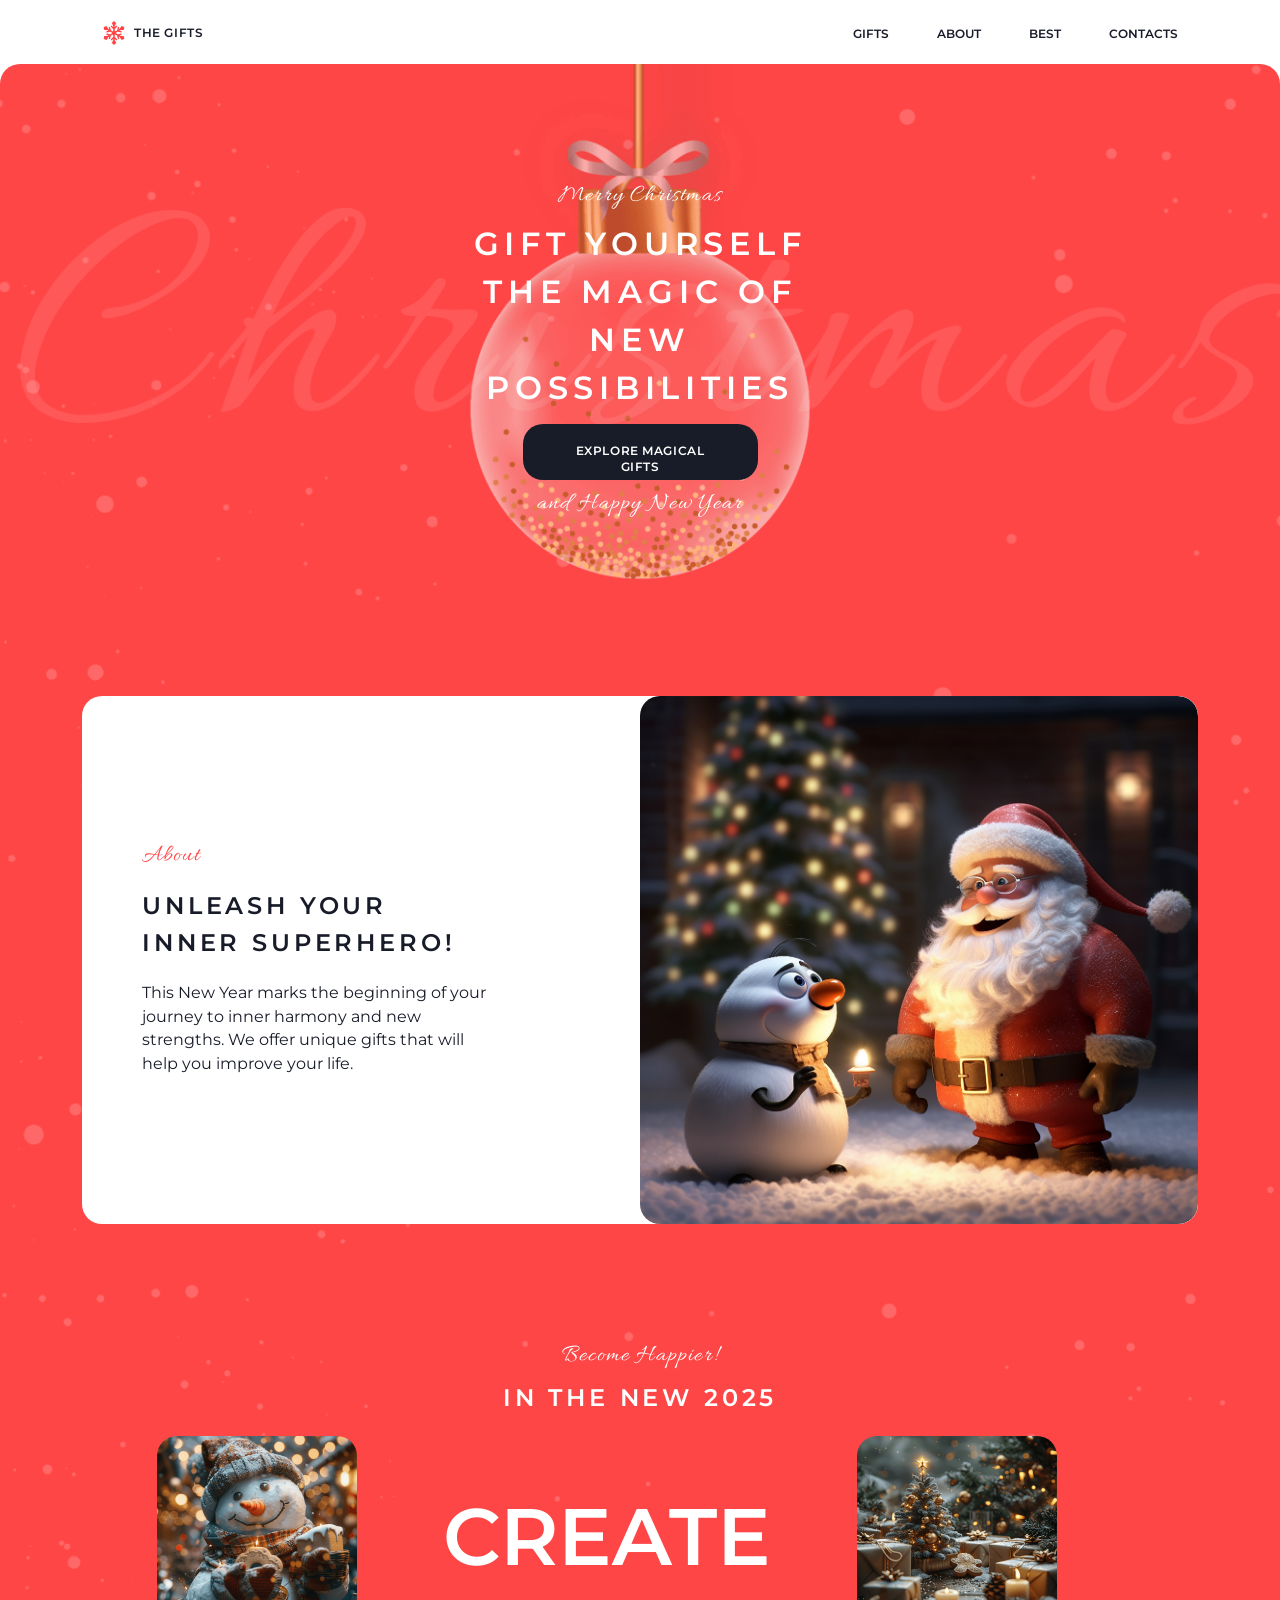
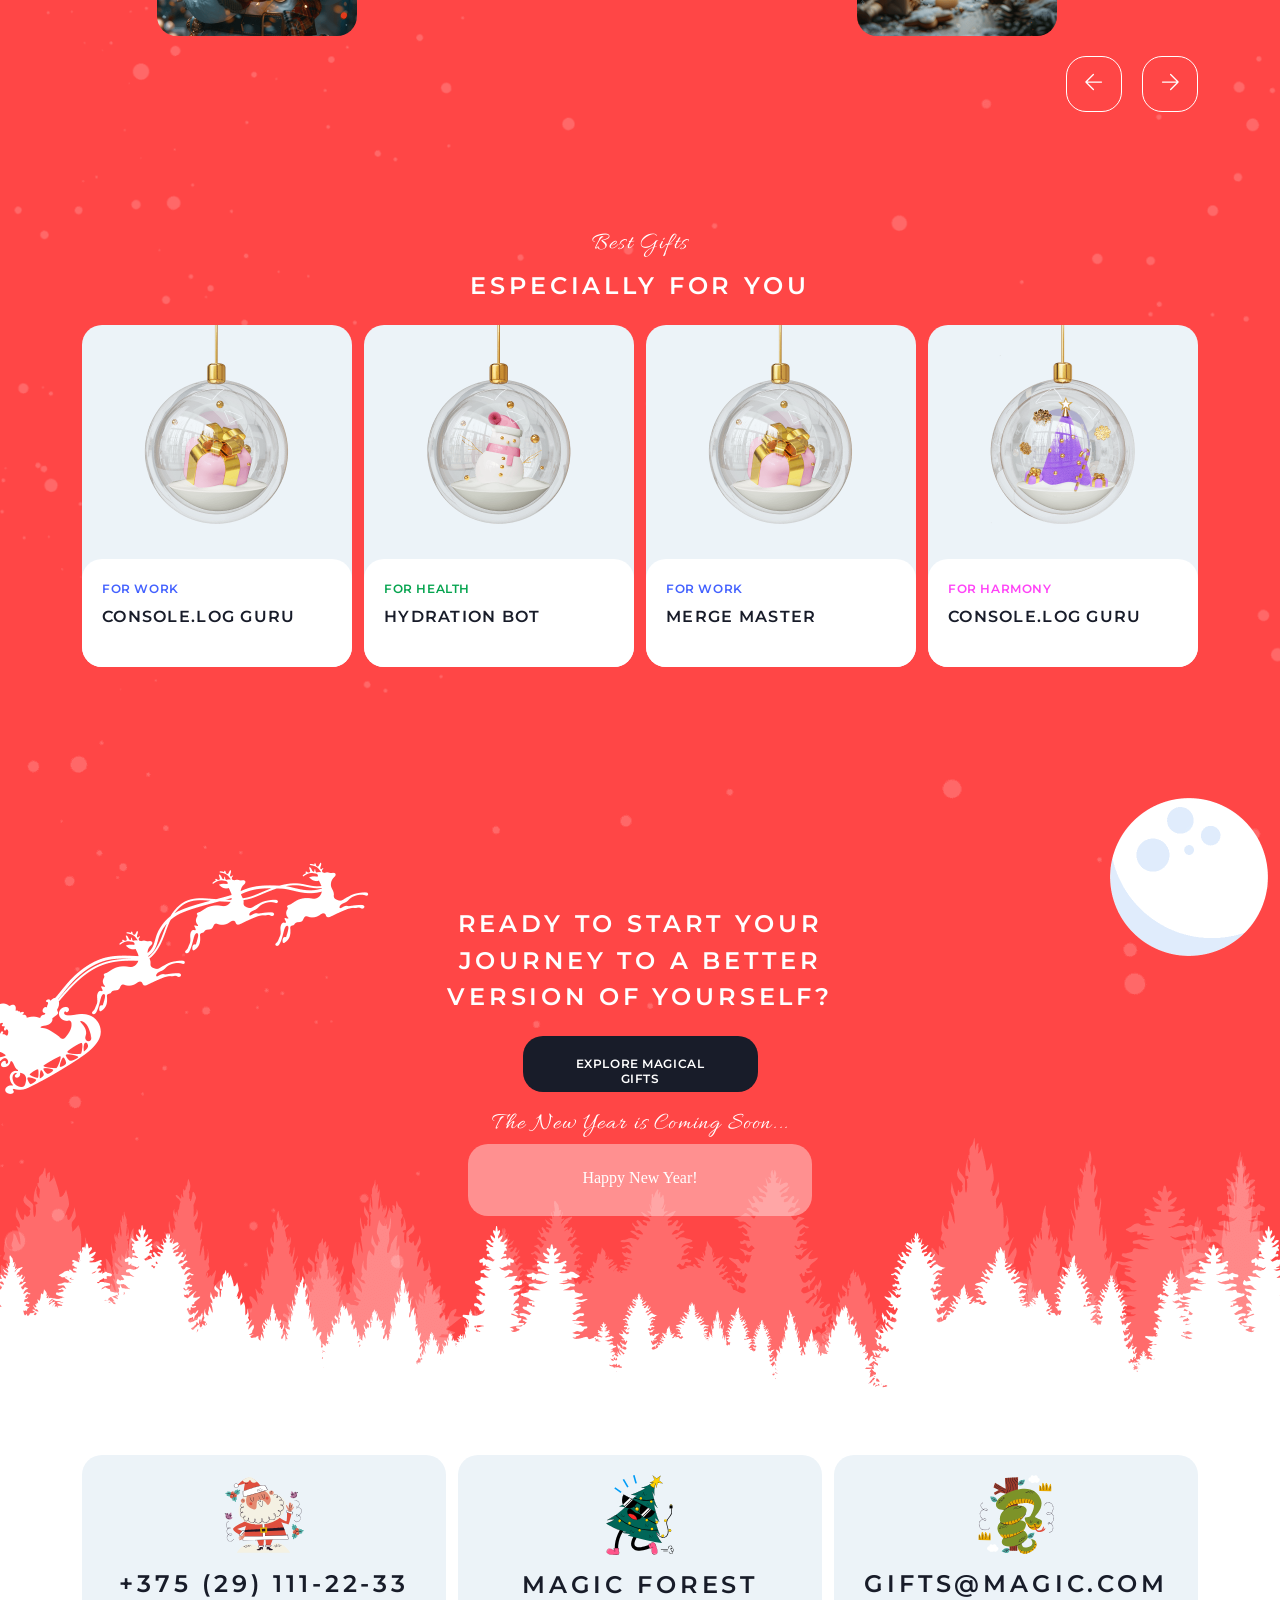
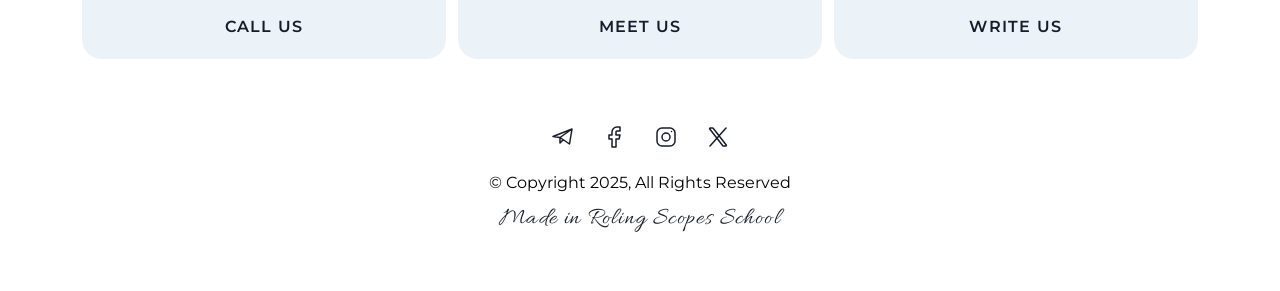
<file: christmas-shop/index.html>
<!DOCTYPE html>
<html lang="en">
<head>
    <meta charset="UTF-8">
    <meta name="viewport" content="width=device-width, initial-scale=1.0">
    <meta name="viewport" content="width=device-width, initial-scale=1.0">
    <title>Christmas-shop</title>
    <link rel="icon" href="../christmas-shop/images/icon.svg">
    <link rel="stylesheet" href="../christmas-shop/index.css">
</head>
<body>
    <header>
        <nav>
         <a href="#">
           <div class="Logo">
             <img class="logo__img" src="../christmas-shop/images/snowflake.jpg" alt="logo">
             <p class="logo__text" >THE GIFTS</p>
           </div>
         </a>
         <div class="container">
            <ul class="container__list">
                <li class="container__item"><a href="../christmas-shop/gift.html" target="_blank"> GIFTS</a></li>
                <li class="container__item"><a href="#About">ABOUT</a></li>
                <li class="container__item"><a href="#BestGitf">BEST</a></li>
                <li class="container__item"><a href="#footer"> CONTACTS</a></li>

            </ul>
         </div>
        

        </nav>
        <div class="nav__burger">
            <span class="line"></span>
            <span class="line"></span>
        </div>
   
     </header>
          
    
    <main>
        <section id="Hero">

         <div class="Hero__container">
             <p> Merry Christmas </p>
             <div  class="Hero__header">
              <h1>Gift yourself<br>the magic of new <br> possibilities </h1>
             </div>

             <a href="../christmas-shop/gift.html">EXPLORE MAGICAL GIFTS </a>
          
            <p> and Happy New Year </p>
         </div>
            
        </section> 
        <section id="About">
            
            <div class="About__container">
                <div class="About__container-left"> 
                    
                    <p class="allura">About</p>
                    <h2 class="montserrat">Unleash your inner superhero!</h2>
                    <p>This New Year marks the beginning of your journey to inner harmony and new strengths.
                         We offer unique gifts that will help you improve your life.</p>
                    
                </div>
                <div class="About__container-right">
                  <img src="../christmas-shop/images/f22566b024ef613defbb56735b75b191.png" alt="Snowman">
                </div>
            </div>
           
        </section>
        <section id="Slider">
         <div class="Slider_content">
           <div class ="Slider__header">
             <p class="allura">Become Happier!</p>
             <h2 class="montserrat"> in the new 2025 </h2>
           </div>
           <div class="for_slider">
           <div class="slider__row">
            <div>
            <p>live</p>
            </div>
            <div>
            <img src="../christmas-shop/images/snowman.png" alt="Snowmanpng">
            </div>
            <div>
            <p>create</p>
            </div>
            <div>
            <img src="../christmas-shop/images/christmas-trees.png" alt="christmas-tree">
            </div>
            <div>
            <p>Love</p>
            </div>
            <div>
            <img src="../christmas-shop/images/christmas-tree-ball.png" alt="christmas-tree-ball">
            </div>
            <div>
            <p>dream</p>
            </div>
            <div>
            <img src="../christmas-shop/images/fairytale-house.png" alt="christmas-tree-ball">
           </div>
        </div>
           </div>
           <div class="slider">
             <div class="slidbar__button1">
           <button > <img src="images/arrow-right.svg"></button>
            </div>
            <div class="slidbar__button2">
             <button > <img src="images/arrow-right.svg"></button>
            </div>
            </div>
         
           </div>
        </section>
        <section id="BestGitf">
         <div class="BestGitf_con">
          <div class="BestGift__header">
            <p class="allura">Best Gifts</p>
            <h2 class="montserrat">especially for you</h2>
          </div>
         <div class="BestGift__container">
            <div class="cards">
                <img src="../christmas-shop/images/gift-for-work.png" alt="gift-for-work">
                <div>
                    <h4><a href="#"> For work </a></h4>
                    <h3>Console.log Guru</h3>
                </div>
            </div>
            <div class="cards">
                <img src="../christmas-shop/images/gift-for-health.png" alt="gift-for-work">
                <div>
                    <h4><a href="#"> For health </a></h4>
                    <h3>Hydration Bot</h3>
                </div>
            </div>
            <div class="cards">
                <img src="../christmas-shop/images/gift-for-work.png" alt="gift-for-work">
                <div>
                    <h4><a href="#"> For work</a></h4>
                    <h3>Merge Master</h3>
                </div>
            </div>
            <div class="cards">
                <img src="../christmas-shop/images/gift-for-harmony.png" alt="gift-for-work">
                <div>
                    <h4><a href="#"> For harmony </a></h4>
                    <h3>Console.log Guru</h3>
                </div>
            </div>
        </div>
        
     </div>

    </section>
   <div class="modalcontainer">
  <div class="modals"></div>
</div>

        
    </div>

       <section id ="CTA">
        <div class= "cta__container1">
          
           <h2 class="montserrat"> Ready to start your<br> journey to a better <br>version of yourself?</h2>
           <a href="../christmas-shop/gift.html">Explore magical gifts</a>
          <div class="cta__timer">
            <p class="allura">The New Year is Coming Soon...</p>
            <div class="timer__container">
                <div class="timer__item">
                    <h2>47</h2>
                    <h4>days</h4>
                </div>
                <span></span>
                <div class="timer__item">
                    <h2>5</h2>
                    <h4>hours</h4>
                </div>
                <span></span>
                <div class="timer__item">
                    <h2>34</h2>
                    <h4>Minutes</h4>
                </div>
                <span></span>
                <div class="timer__item">
                    <h2>12</h2>
                    <h4>seconds</h4>
                </div>

            
           </div>
          </div>
       </div>
     
        
    </main>
    <footer id="footer">
        <div class="footer__container">
            <div class="footer__content">
              <div class="footer__item">
                <img src="../christmas-shop/images/Group.svg" alt="santa">
                <p><a href="tel:+375291112233" class="montserrat">+375 (29) 111-22-33</a></p>
                <h3><a href="tel:+375291112233" >CAll us</a></h3>
              </div>
              <div class="footer__item">
                <img src="../christmas-shop/images/christmas-tree.svg" alt="santa">
                <p><a href="https://maps.app.goo.gl/MuWPKGfn6rmg8Njf7" target="_blank" class="montserrat"> magic forest</a></p>
                <h3><a href="#" >Meet us</a></h3>
              </div>
              <div class="footer__item">
                <img src="../christmas-shop/images/snake.svg" alt="santa">
                <p><a href="mailto:gifts@magic.com" class="montserrat">Gifts@magic.com</a></p>
                <h3><a href="mailto:gifts@magic.com" >write us</a></h3>
              </div>
           </div>

           <div class="footer__contact">
                <div class="footer__contact-list">
                    <div>
                        <a href="#"><img src="../christmas-shop/images/telegram.svg" alt="telegramicon"></a>
                    </div>
                    <div>
                        <a href="#"><img src="../christmas-shop/images/facebook.svg" alt="facebookicon"></a>
                    </div>
                    <div>
                        <a href="#"><img src="../christmas-shop/images/instagram.svg" alt="instagramicon"></a>
                    </div>
                    <div>
                        <a href="#"><img src="../christmas-shop/images/X.svg" alt="twitericon"></a>
                    </div>
                </div>
                    <p > &copy; Copyright 2025, All Rights Reserved</p>
                    <p class="allura"><a href="https://rs.school/" target="_blank">Made in Roling Scopes School </a></p>
               
            </div>

            
        </div>
        <button   id="myBtn" title="Go to top"><img src="../arrow-up.svg"> </button>
      
    </footer>

<script src="../christmas-shop/index.js"></script>

</body>
</html>
</file>
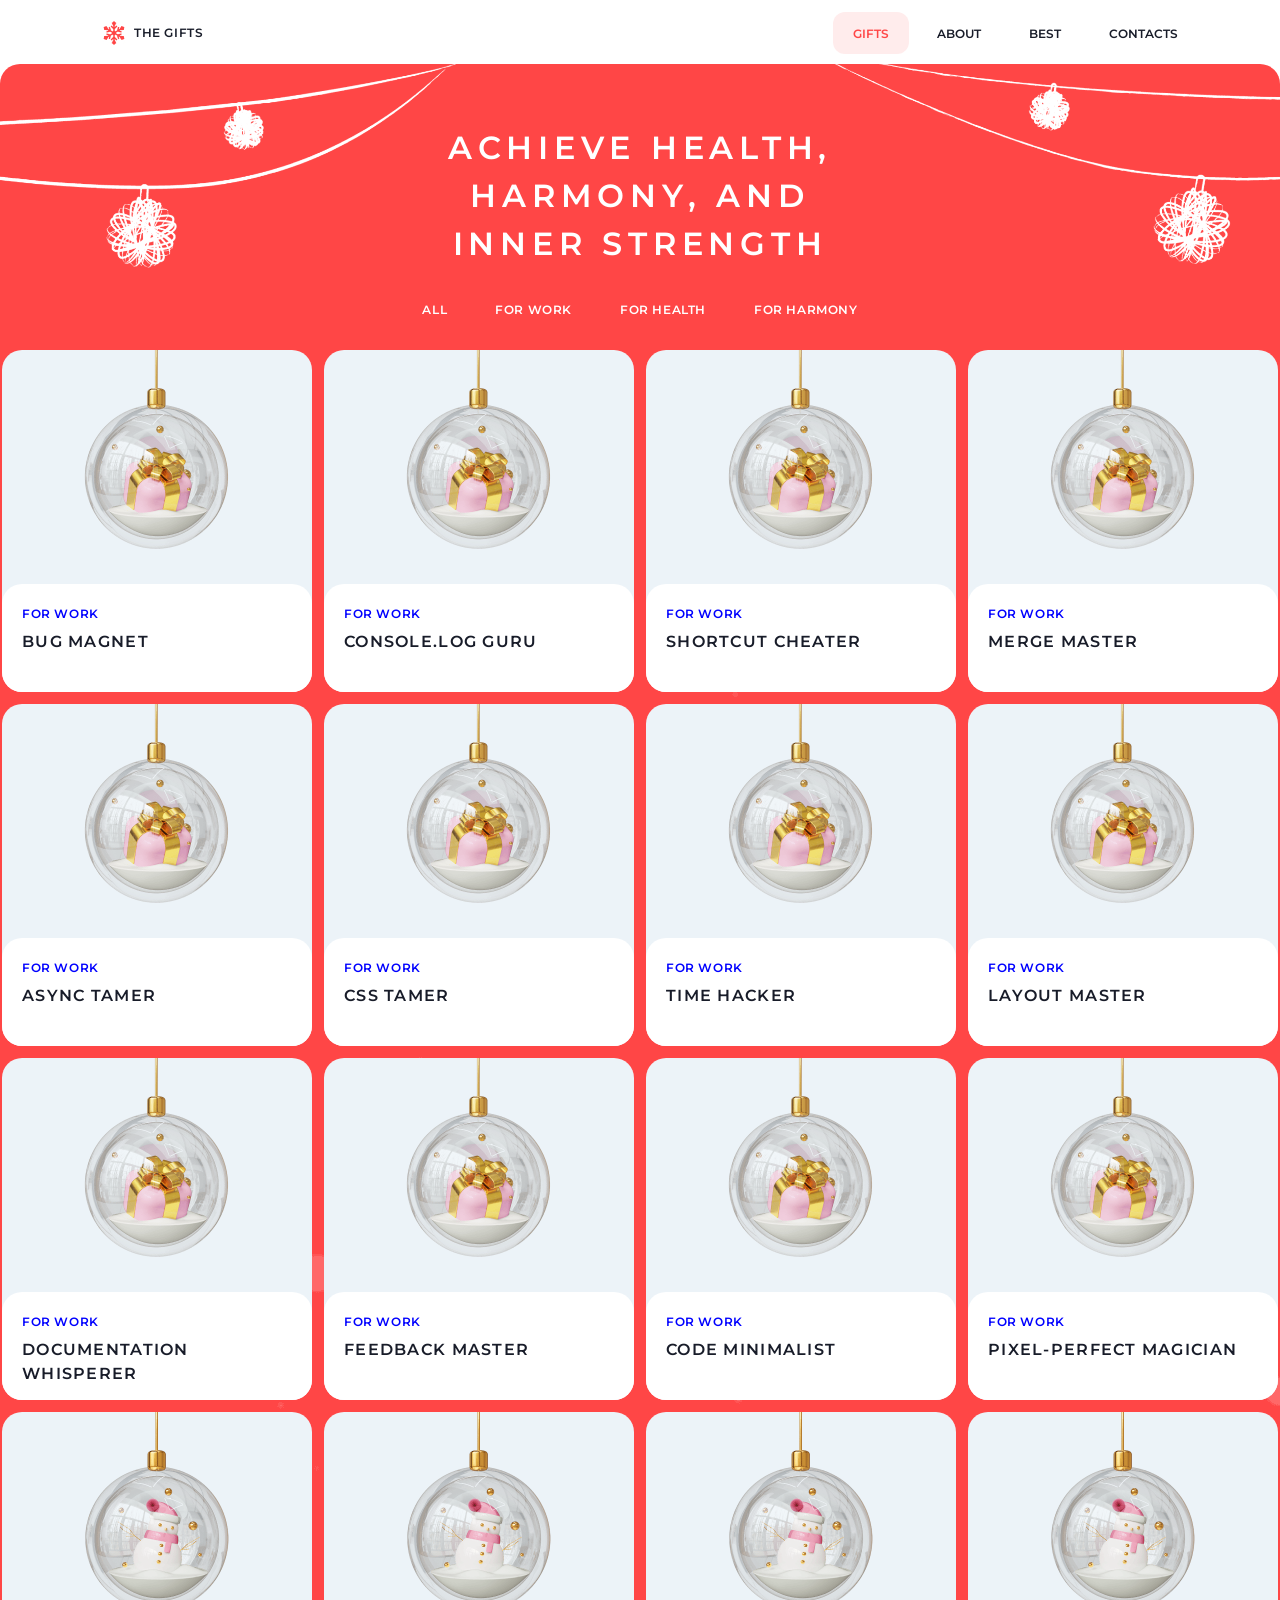
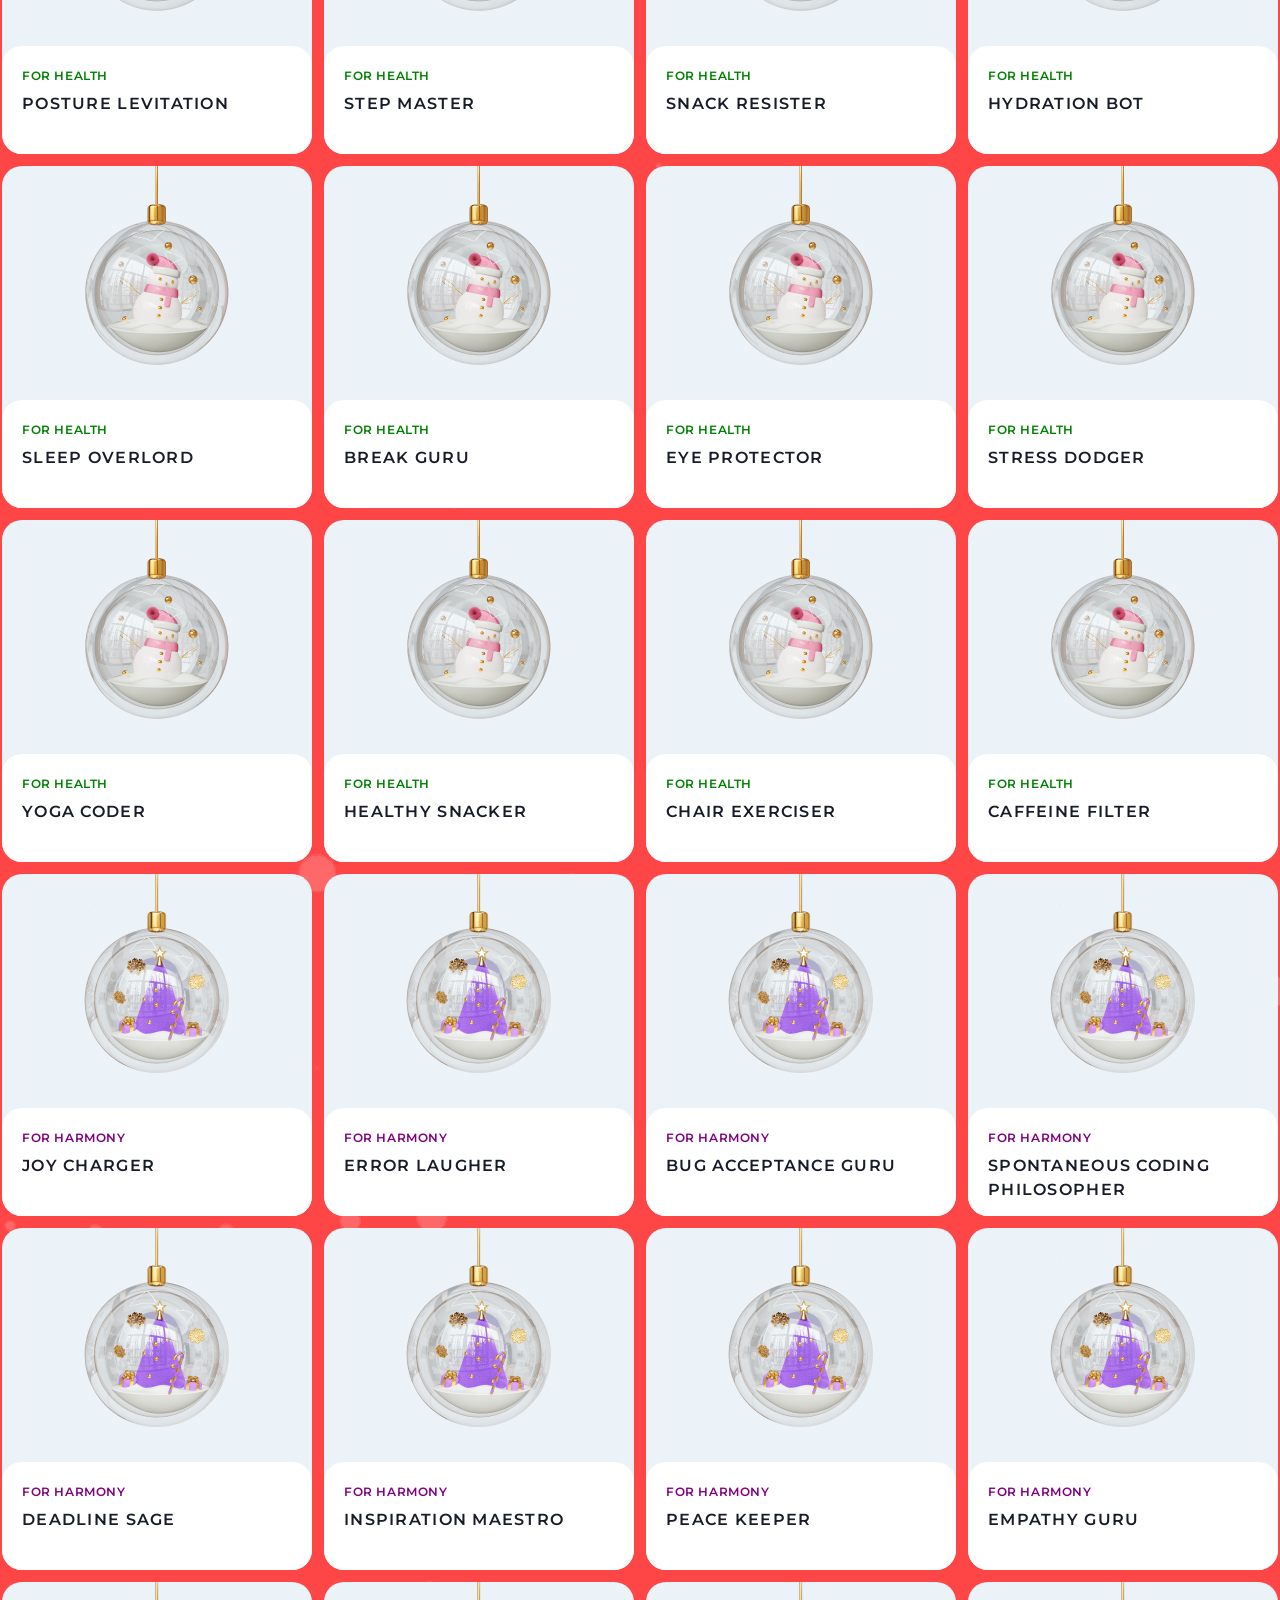
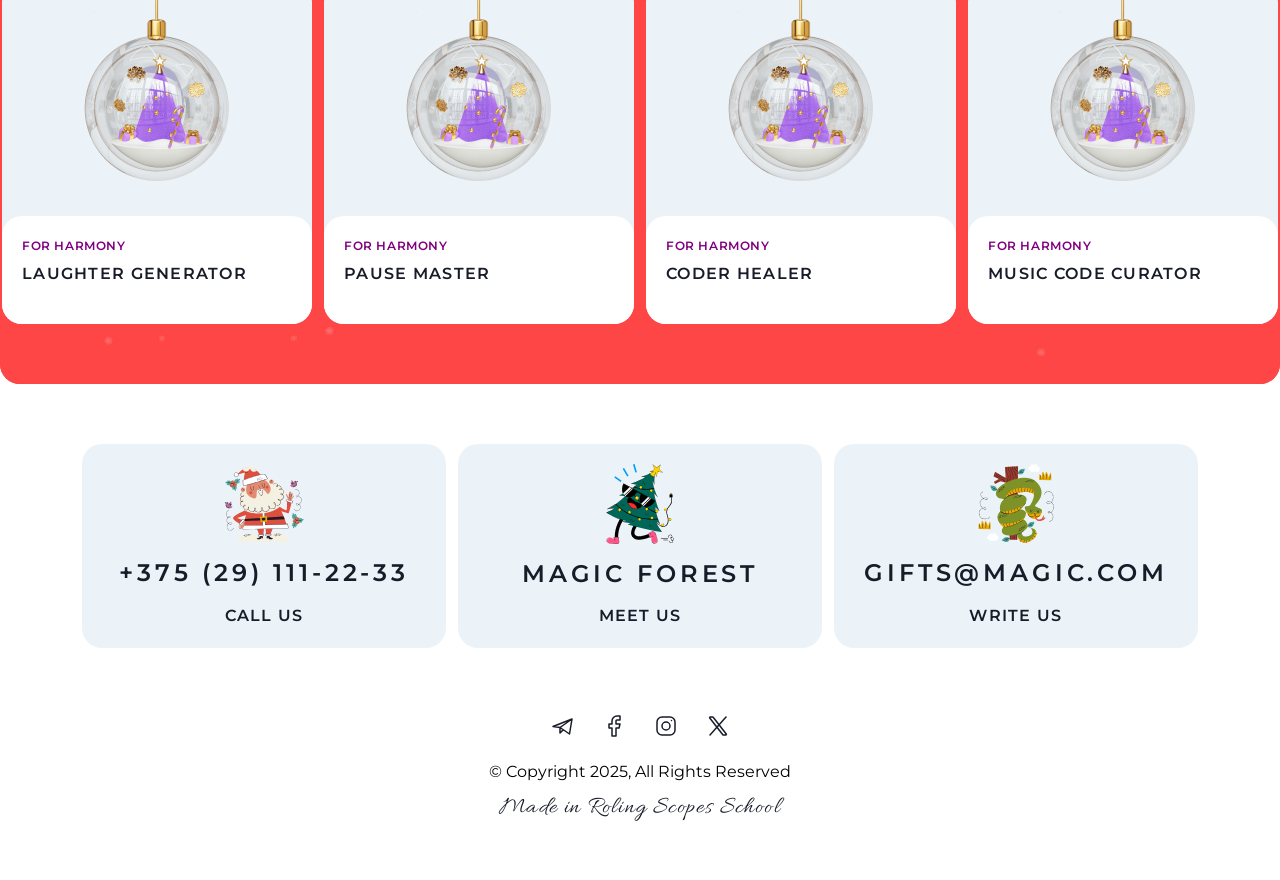
<file: christmas-shop/gift.html>
<!DOCTYPE html>
<html lang="en">
<head>
    <meta charset="UTF-8">
    <meta name="viewport" content="width=device-width, initial-scale=1.0">
    <title>Gifts</title>
    <link rel="icon" href="../christmas-shop/images/icon.svg">
    <link rel="stylesheet" href="../christmas-shop/gift.css">
</head>
<body>
    <header>
        <nav>
         <a href="../christmas-shop/index.html">
           <div class="Logo">
             <img class="logo__img" src="../christmas-shop/images/snowflake.jpg" alt="logo">
             <p class="logo__text" >THE GIFTS</p>
           </div>
         </a>
        <div class="container">
            <ul class="container__list">
                <li class="container__item"><a href="#"> GIFTS </a></li>
                <li class="container__item"><a href="../christmas-shop/index.html#About"> ABOUT</a></li>
                <li class="container__item"><a href="../christmas-shop/index.html#BestGitf">BEST</a></li>
                <li class="container__item"><a href="#footer">CONTACTS</a></li>

            </ul>
           
            
       
       

      </nav>
       </div>
          <div class="nav__burger">
            <span class="line"></span>
            <span class="line"></span>
        </div>
    </header>
    <main id="container">
        <div class="container__background"> <h1 class="montserrat">Achieve health, harmony, and inner strength</h1></div>
        <div class="container__content">
        
        
         <div class="nav">
            <ul class="nav__list">
                <li class="nav__item all" ><a href="#">All</a></li>
                <li class="nav__item forwork"><a href="#">For Work</a></li>
                <li class="nav__item forhealth" ><a href="#">For Health</a></li>
                <li class="nav__item forharmony" ><a href="#">For harmony</a></li>
            </ul>
         </div>
        
        </div>
        <section id="Gifts">
          
            <div class="Gifts__container">
                
                  
            
            </div>
           
    
           </section>
           

   </main>
   <div class="modalcontainer">
           <div class="modals">  
             
            </div>
        
    </div>
   <footer id="footer">
    <div class="footer__container">
        <div class="footer__content">
          <div class="footer__item">
            <img src="../christmas-shop/images/Group.svg" alt="santa">
            <p><a href="tel:+375291112233" class="montserrat">+375 (29) 111-22-33</a></p>
            <h3><a href="tel:+375291112233" >CAll us</a></h3>
          </div>
          <div class="footer__item">
            <img src="../christmas-shop/images/christmas-tree.svg" alt="santa">
            <p><a href="https://maps.app.goo.gl/MuWPKGfn6rmg8Njf7" target="_blank" class="montserrat"> magic forest</a></p>
            <h3><a href="#" >Meet us</a></h3>
          </div>
          <div class="footer__item">
            <img src="../christmas-shop/images/snake.svg" alt="santa">
            <p><a href="mailto:gifts@magic.com" class="montserrat">Gifts@magic.com</a></p>
            <h3><a href="mailto:gifts@magic.com" >write us</a></h3>
         </div>
       </div>
        <div class="footer__contact">
            <div class="footer__contact-list">
                <div>
                    <a href="https://telegram.org/"><img src="../christmas-shop/images/telegram.svg" alt="telegramicon"></a>
                </div>
                <div>
                    <a href="https://www.facebook.com/"><img src="../christmas-shop/images/facebook.svg" alt="facebookicon"></a>
                </div>
                <div>
                    <a href="https://www.instagram.com/"><img src="../christmas-shop/images/instagram.svg" alt="instagramicon"></a>
                </div>
                <div>
                    <a href="https://x.com/"><img src="../christmas-shop/images/X.svg" alt="twitericon"></a>
                </div>
            </div>
            <p > &copy; Copyright 2025, All Rights Reserved</p>
            <p class="allura"><a href="https://rs.school/" target="_blank">Made in Roling Scopes School </a></p>
        </div>

    </div>

               <button   id="myBtn" title="Go to top"><svg

        xmlns="http://www.w3.org/2000/svg"
      >
        <path
          d="M12 5V19"
          stroke="#FF4646"
          stroke-linecap="round"
          stroke-linejoin="round"
        ></path>
        <path
          d="M18 11L12 5"
          stroke="#FF4646"
          stroke-linecap="round"
          stroke-linejoin="round"
        ></path>
        <path
          d="M6 11L12 5"
          stroke="#FF4646"
          stroke-linecap="round"
          stroke-linejoin="round"
        ></path>
      </svg>
</button>  
</footer>

<script src="../christmas-shop/gifts.js"></script>
</body>
</html>
</file>
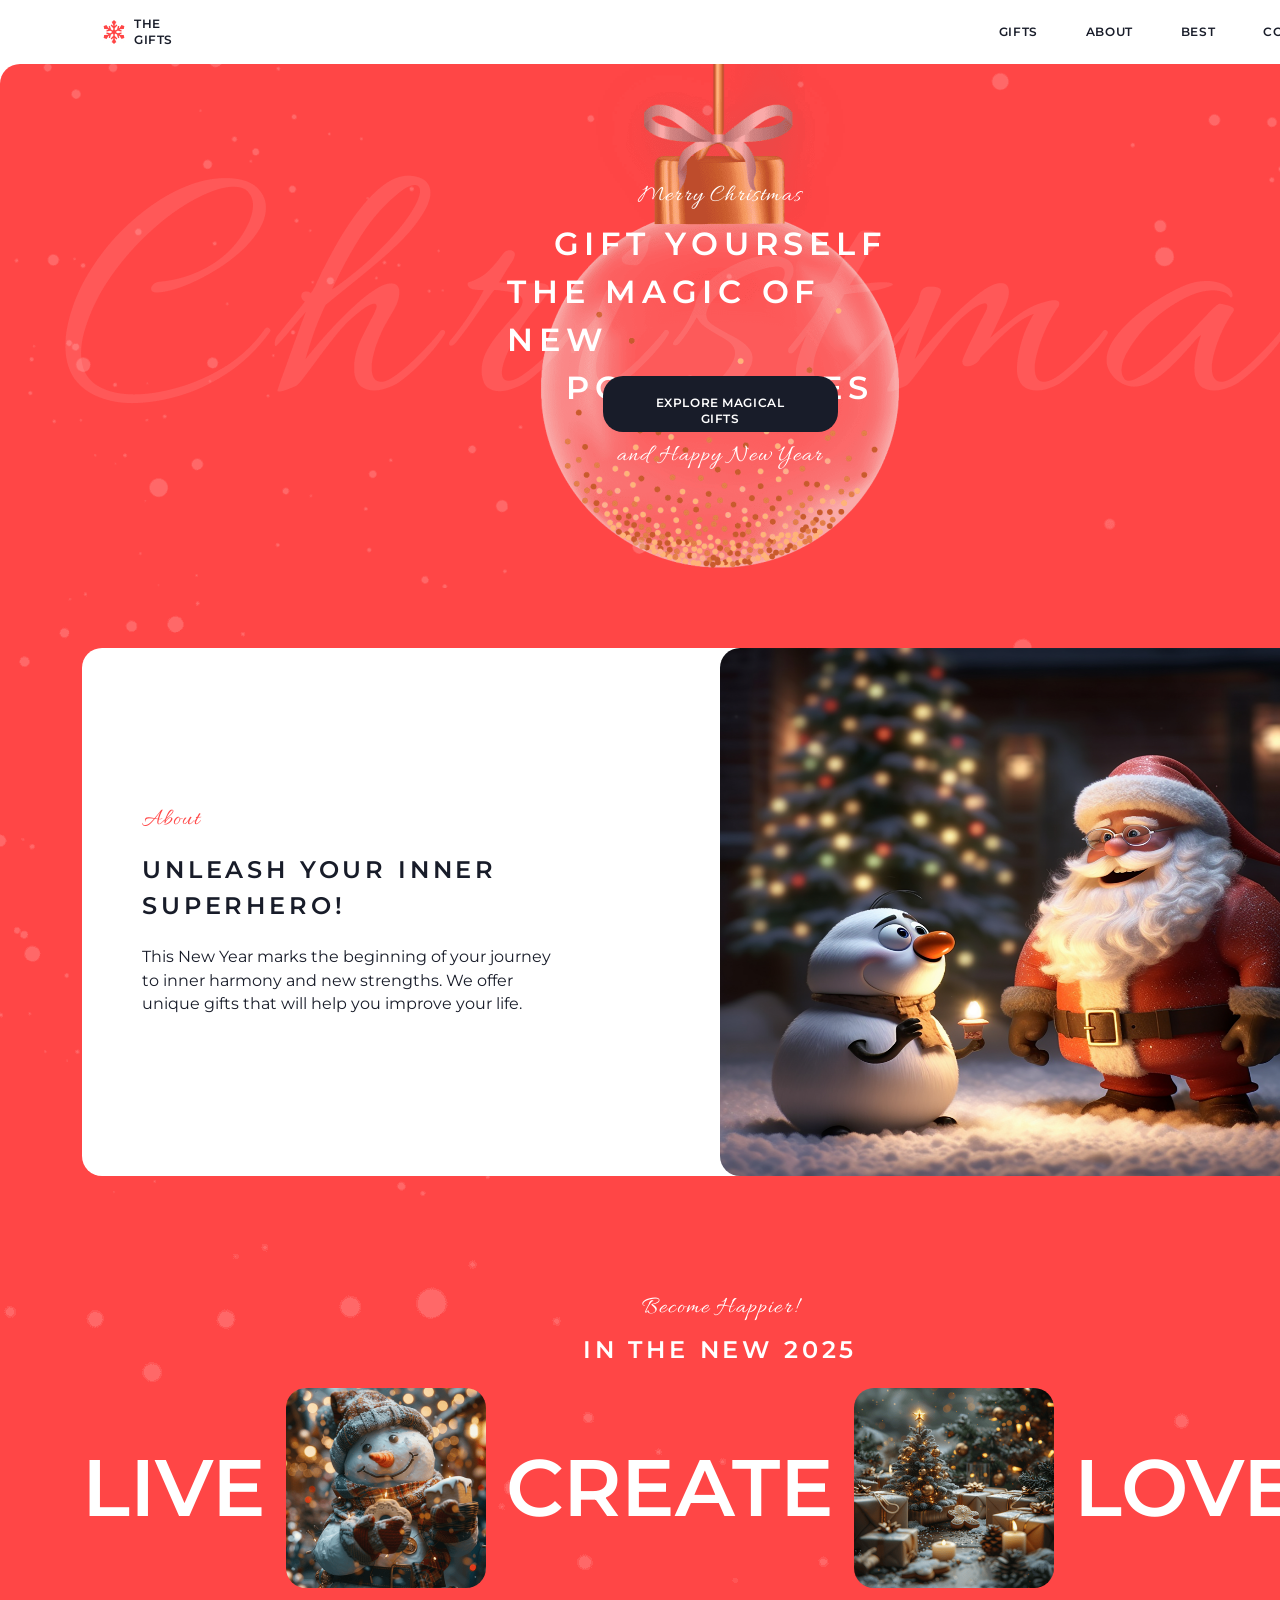
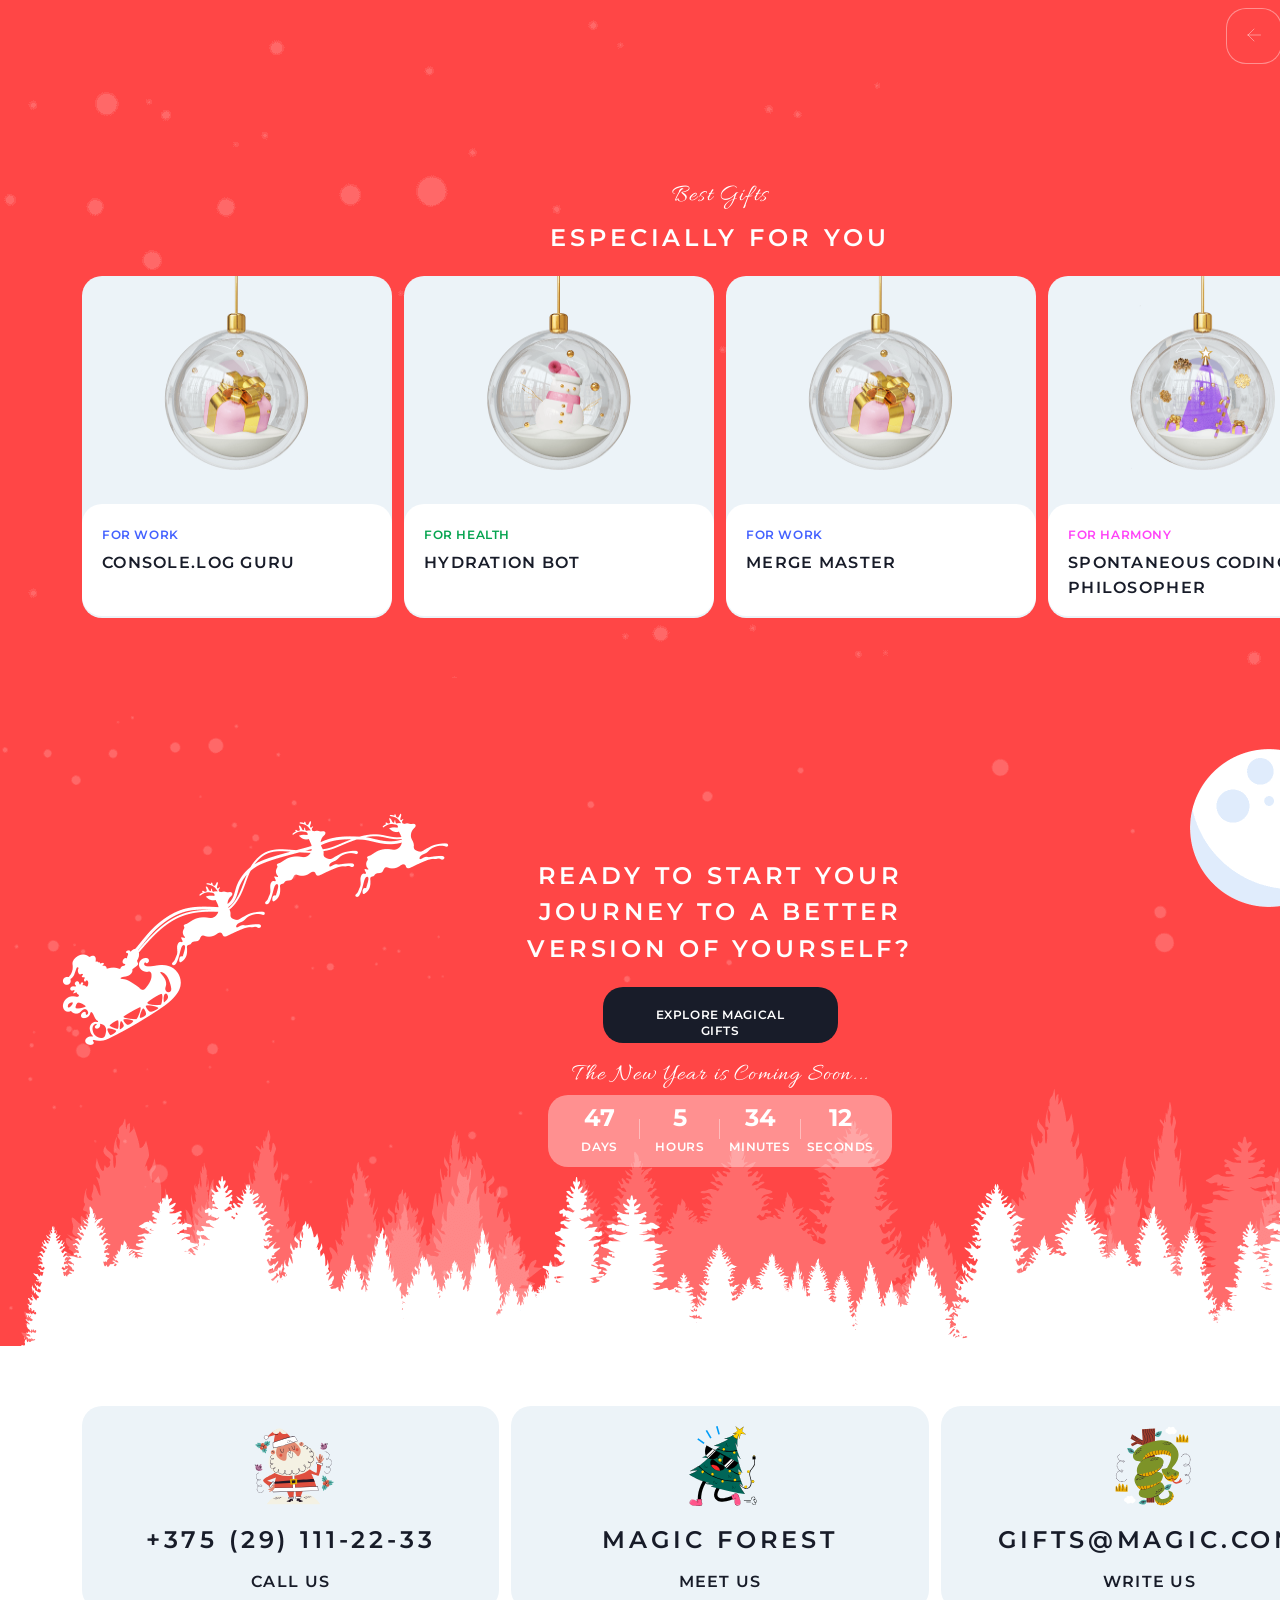
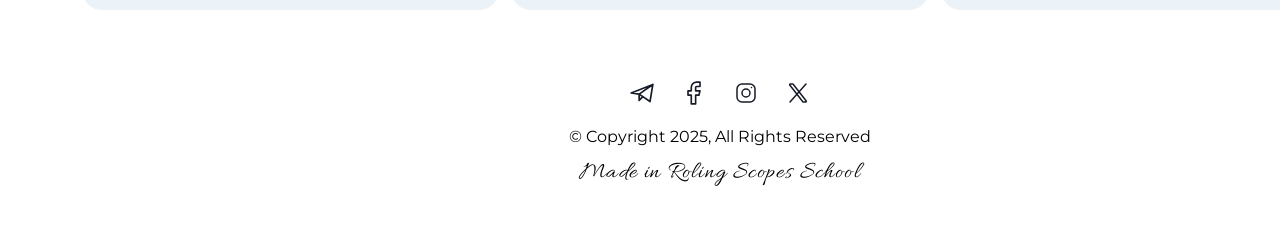
<file: christmas-shop/Home.html>
<!DOCTYPE html>
<html lang="en">
<head>
    <meta charset="UTF-8">
    <meta name="viewport" content="width=device-width, initial-scale=1.0">
    <title>Document</title>
    <link rel="stylesheet" href="../christmas-shop/Home.css">
</head>
<body>
    <header>
        <nav>
         <a href="#">
           <div class="Logo">
             <img class="logo__img" src="../christmas-shop/images/snowflake.jpg" alt="logo">
             <p class="logo__text" >THE GIFTS</p>
           </div>
         </a>
        <div class="container">
            <ul class="container__list">
                <li class="container__item"><a href="../christmas-shop/gift.html" target="_blank"> GIFTS</a></li>
                <li class="container__item"><a href="#">ABOUT</a></li>
                <li class="container__item"><a href="#">BEST</a></li>
                <li class="container__item"><a href="#"> CONTACTS</a></li>

            </ul>
        </div>

      </nav>
        </header>
          
    
    <main>
        <section id="Hero">

         <div class="Hero__container">
             <p> Merry Christmas </p>
             <div  class="Hero__header">
              <h1> Gift yourself <span>the magic of new</span> possibilities </h1>
             </div>

            <button>EXPLORE MAGICAL GIFTS</button>
          
            <p> and Happy New Year </p>
         </div>
            
        </section> 
        <section id="About">
            <div class="About__container">
                <div class="About__container-left"> 
                    <p class="allura">About</p>
                    <h2 class="montserrat">Unleash your inner superhero!</h2>
                    <p>This New Year marks the beginning of your journey to inner harmony and new strengths.
                         We offer unique gifts that will help you improve your life.</p>
                </div>
                <img src="../christmas-shop/images/f22566b024ef613defbb56735b75b191.png" alt="Snowman">
            </div>
           
        </section>
        <section id="Slider">
           <div class ="Slider__header">
            <p class="allura">Become Happier!</p>
            <h2 class="montserrat"> in the new 2025 </h2>
           </div>
           <div class="slider__row">
            <p>live</p>
            <img src="../christmas-shop/images/snowman.png" alt="Snowmanpng">
            <p>create</p>
            <img src="../christmas-shop/images/christmas-trees.png" alt="christmas-tree">
            <p>Love</p>
            <img src="../christmas-shop/images/christmas-tree-ball.png" alt="christmas-tree-ball">
           </div>
           <div class="slider">
            <div class="slidbar__button1">
            <button ><img src="../christmas-shop/images/arrow-left.svg" ></button>
            </div>
            <div class="slidbar__button2">
            <button ><img src="../christmas-shop/images/arrow-right.svg" ></button>
            </div>
         
           </div>
       </section>
       <section id="BestGitf">
        <div class="BestGift__header">
            <p class="allura">Best Gifts</p>
            <h2 class="montserrat">especially for you</h2>
        </div>
        <div class="BestGift__container">
            <div class="cards">
                <img src="../christmas-shop/images/gift-for-work.png" alt="gift-for-work">
                <div>
                    <h4><a href="#"> For work </a></h4>
                    <h3>Console.log Guru</h3>
                </div>
            </div>
            <div class="cards">
                <img src="../christmas-shop/images/gift-for-health.png" alt="gift-for-work">
                <div>
                    <h4><a href="#"> For health </a></h4>
                    <h3>Hydration Bot</h3>
                </div>
            </div>
            <div class="cards">
                <img src="../christmas-shop/images/gift-for-work.png" alt="gift-for-work">
                <div>
                    <h4><a href="#"> For work</a></h4>
                    <h3>Merge Master</h3>
                </div>
            </div>
            <div class="cards">
                <img src="../christmas-shop/images/gift-for-harmony.png" alt="gift-for-work">
                <div>
                    <h4><a href="#"> For harmony </a></h4>
                    <h3>Spontaneous Coding Philosopher</h3>
                </div>
            </div>
        </div>

       </section>

       <section id ="CTA">
        <div class= "cta__container">
          <div class="cta__container1 ">
          <h2 class="montserrat"> Ready to start your journey to a better version of yourself?</h2>
          <button>Explore magical gifts</button>
          <div class="cta__timer">
            <p class="allura">The New Year is Coming Soon...</p>
            <div class="timer__container">
                <div class="timer__item">
                    <h2>47</h2>
                    <h4>days</h4>
                </div>
                <span></span>
                <div class="timer__item">
                    <h2>5</h2>
                    <h4>hours</h4>
                </div>
                <span></span>
                <div class="timer__item">
                    <h2>34</h2>
                    <h4>Minutes</h4>
                </div>
                <span></span>
                <div class="timer__item">
                    <h2>12</h2>
                    <h4>seconds</h4>
                </div>

            </div>
           </div>
          </div>
       </div>
       
       </section>
     
        
    </main>
    <footer id="footer">
        <div class="footer__container">
            <div class="footer__content">
              <div class="footer__item">
                <img src="../christmas-shop/images/Group.svg" alt="santa">
                <p><a href="tel+375291112233" class="montserrat">+375 (29) 111-22-33</a></p>
                <h3><a href="tel+375291112233" >CAll us</a></h3>
              </div>
              <div class="footer__item">
                <img src="../christmas-shop/images/christmas-tree.svg" alt="santa">
                <p><a href="#" class="montserrat"> magic forest</a></p>
                <h3><a href="#" >Meet us</a></h3>
              </div>
              <div class="footer__item">
                <img src="../christmas-shop/images/snake.svg" alt="santa">
                <p><a href="mailto:gifts@magic.com" class="montserrat">Gifts@magic.com</a></p>
                <h3><a href="mailto:gifts@magic.com" >write us</a></h3>
             </div>
           </div>
            <div class="footer__contact">
                <div class="footer__contact-list">
                    <div>
                        <a href="#"><img src="../christmas-shop/images/telegram.svg" alt="telegramicon"></a>
                    </div>
                    <div>
                        <a href="#"><img src="../christmas-shop/images/facebook.svg" alt="facebookicon"></a>
                    </div>
                    <div>
                        <a href="#"><img src="../christmas-shop/images/instagram.svg" alt="instagramicon"></a>
                    </div>
                    <div>
                        <a href="#"><img src="../christmas-shop/images/X.svg" alt="twitericon"></a>
                    </div>
                </div>
                <p > &copy; Copyright 2025, All Rights Reserved</p>
                <p class="allura">Made in Roling Scopes School</p>
            </div>

        </div>
      
    </footer>
</body>
</html>
</file>
<file: christmas-shop/index.css>
@import url('https://fonts.googleapis.com/css2?family=Montserrat:ital,wght@0,100..900;1,100..900&display=swap');
@import url('https://fonts.googleapis.com/css2?family=Allura&family=Montserrat:ital,wght@0,100..900;1,100..900&display=swap');

body {
   max-width: 1440px;
    width: 100%;
    
    margin: 0 auto;
    padding: 0;
    display: flex;
    flex-direction: column;
    box-sizing: border-box;
    overflow-x: hidden;
 

 
}
#myBtn {
    display: none;
    position: fixed; 
    bottom: 20px; 
    right: 30px; 
    z-index: 99; 
    border: 1px solid #FF4646 ; 
    color:#FF4646;
    background-color: #FFF;
    border-radius: 100px;
    width: 56px;
    height: 56px;
   
    
  }
#myBtn img{
    width: 24px;
    height: 24px;
}
  
  #myBtn:hover {
    background-color: #2e101033;
  }
div {
    display: block;
    unicode-bidi: isolate;
}
html{
    scroll-behavior: smooth;
    overflow-x: hidden;
}
*{
    margin: 0;
    padding: 0;
    box-sizing: border-box;
  
    
}
a {
    text-decoration: none;
    transition: all 0.3s ease-in-out;
}



/* Headre style*/
.logo__img{
    
    width: 24px;
    height: 24px;

   


}
header{
    max-width: 1440px;
    width: 100%;
    height: 64px;
    overflow: hidden;
    padding: 12px 82px;
}
nav{

    width: 100%;
    display: flex;
    justify-content: space-between;
    align-items: center;
    text-align: center;
   
}

.nav__burger{
        display: none;
        
    
}
 .line {
    width: 22px;
    height: 2px;
    background-color: black;
    border: 1px solid black;
    transition: all 0.3s ease;
    
  }


.no-scroll{
    overflow: hidden;
    height: 100%; 
    position: fixed;
    
}
.header-fixed { position: fixed; 
    top: 0; 
    left: 0;
     width: 100%;
      height: 100vh; 
    /* Full viewport height */ 
    z-index: 1000;
    background-color: #FFFFFF;
 } 



.nav__burger.active span:nth-child(1) {
  transform: rotate(45deg) translate(4.4px, 4px);
}

.nav__burger.active span:nth-child(2) {
  transform: rotate(-45deg) translate(4.4px, -4px);
}


.logo__text{
   
    font-family: 'Montserrat';
    font-size: 11.9px;
    font-weight: 600;
    line-height: 15.6px;
    letter-spacing: 0.05em;
    text-align: left;
    text-underline-position: from-font;
    text-decoration-skip-ink: none;
    color: #181C29;
    
   
}

.Logo {
  
    
    display: flex;
    align-items: center;
    justify-content: center;
    padding: 8px 20px;
    gap:8px;

   
}
a{
    text-decoration: none;
    color:#181C29;
    background-color: transparent;
    -webkit-tap-highlight-color: transparent;
   
}




.container__list{
    
   margin: 0;
    padding: 0;
    list-style: none;
    display: flex;
    
    justify-content: space-between;
    align-items: center;
    gap: 8px;
    
    
   
}
.fullpagemenu{
    width: 100%;
    height: 100%;
    top:0;
    left: 0;
    position: absolute;
    display: flex;
    z-index: 99;
    align-items: center;
    justify-content: center;
    background-color: #FFF;
    flex-direction: column;
    margin: 0;
}
.fullpagemenu_list{
    width:400px;
    display: flex;
    align-items: center;
    justify-content: center;
    flex-direction: column;
    list-style: none;

}
.container__item {
    padding: 12px 20px;
    border-radius: 12px;
  }
  .container__item a{font-family: Montserrat;
    font-weight: 600;
    font-style: SemiBold;
    font-size: 12px;
    line-height: 130%;
    letter-spacing: 5%;
    text-transform: uppercase;
}
.container__item a{
    color:#181C29;
}
.container__item:hover a{
    color:#FF4646;
}
.container__item:hover{
    background:  #FF46461A;
    border-radius: 12px;

}
/*                                                          */

/*HERO SECTION STYLE*/
#Hero{
    width: 100%;
    /*height: 32.75rem;*/
    border-top-left-radius: 20px;
    border-top-right-radius: 20px;
    background-color: #FF4646;
    background-image: url(../christmas-shop/images/bg-snow.png) ,url(../christmas-shop/images/bg-ball.png);
    background-size: cover;
    background-position: center;
    padding: 60px 82px;
    text-align: center;

    /*padding:  3.75rem 31.6875rem;*/



}
.Hero__header{
    max-width: 429px;
    
}
section {
    background-image:  url(../christmas-shop/images/bg-snow.png);
    background-position: 50%;
    background-repeat: no-repeat;
    background-size: cover;
    padding: 60px 82px;
    overflow: hidden;
}

.Hero__container{
    margin: 60px auto;
    display: flex;
    text-align: center;
    flex-direction: column;
   justify-content: center;
    align-items: center;
    row-gap: 12px;

  
 /* width: 26.625rem;
  max-width: 26.625rem;;
  height: 25.25rem;
  padding: 3.75rem 0px;
  background-position: 50%;*/

}
.Hero__container p{
    font-family: 'allura';
    width: 100%;
    height:1.5rem;
    font-size: 24px;
    font-weight: 400;
    line-height: 24px;
    letter-spacing: 0.05em;
    text-align: center;
    color: #FFFFFF;
   

}
   



.Hero__header h1{
   
    font-family: 'Montserrat';
    font-weight: 600;
    font-size: 32px;
    line-height: 48px;
    letter-spacing: 0.18em;
    text-align: center;
    color: #FFFFFF;
    text-transform: uppercase;
    
}



.Hero__container a{
    display: inline-block;
    width: 14.6875rem;
    height: 3.5rem;
    background-color: #181C29;
    border-radius: 20px;
  
    padding: 20px 32px;
    border: 0px;
    color: #FFFFFF;
    font-size: 11.8px;
    font-family: 'Montserrat';
    font-weight: 600;
    line-height: 15.6px;
    letter-spacing: 0.05em;
   
  

}


.Hero__container  a:hover{
    color:#181C29;
    background-color: #FFFFFF ;
}





/*HERO SECTION STYLE*/

/*about style                                                              */
#About{
    width: 100%;
    /*height: 40.5rem;*/
    background-color: #FF4646;
    background-image: url("images/bg-snow.png");
    background-size: cover;
    background-position: center;
    padding: 60px 82px;
    

}


.About__container{
    
    max-width: 79.75rem;
    width: 100%;
    height: 33rem;
    background-color: #FFFFFF;
    border-radius: 20px;
    display: flex;
    flex-direction: row;
    justify-content: space-between;
    margin: 0 auto;
    overflow: hidden;

  

}
.About__container-right {
    
    min-width: 50%;
    width: 50%;
    height: 528px;
    min-height: 100%;
    overflow: hidden;
    border-radius: 20px;

   
 
}
.About__container-right img{
    width: 100%;
    height: 100%;
    object-fit: cover;

   
}

.About__container-left{
    
    width: 50%;
    display: flex;
    flex-direction: column;
    justify-content: center;
    gap:20px;
    padding: 100px 152px  100px 60px;

    
}

.About__container-left :first-child{
  
    text-align: left;
    color: #FF4646;
  
   
}
.About__container-left h2{
    
    
    color: #181C29;
   
    
}


.About__container-left :last-child{

   /* width: 26.624rem;?*/
    
    font-family: 'Montserrat';
    font-weight: 400;
    font-size: 16px;
    line-height: 23.68px;
    color: #181C29;
}


/*About style                                                     */
/*Slider Section Style                                              */
#Slider{
    width: 100%;
   
    
   /* height: 30.5rem;
   */
    background-color: #FF4646;
    background-image: url(../christmas-shop/images/bg-snow.png);
    padding: 60px 82px;
    

}
.Slider_content{
    width: 100%;
    margin: 0 auto;
    max-width: 1276px;
    display: flex;
    flex-direction: column;
    align-items: center;
    gap:20px;
}
.Slider__header{
    width: 100%;
    display:flex;
    flex-direction: column;
    justify-content: center;
    align-items: center;
    gap:12px
   

}
.Slider__header p{
    color: #FFFFFF;
    text-align: center;
}
.Slider__header h2{
    color: #FFFFFF;
    text-align: center;
}

.allura{
    font-family: 'allura';
    width: 100%;
    height:1.5rem;
    font-size: 24px;
    font-weight: 400;
    line-height: 24px;
    letter-spacing: 0.05em;

}
.montserrat{
    font-family: 'Montserrat';
    font-weight: 600;
    font-size: 24px;
    line-height: 36.48px;
    letter-spacing: 0.16em;
    text-transform: uppercase;
}
.slider__row{

   width: max-content;
    display: flex;
    justify-content: space-between;
    transition: transform 0.5s ease;
    
    
  
   
    
}
.slidbar__button1 button img{
    width: 30px;
    height: 30px;
    opacity: 1;
    color: #ECF3F8;
    transform: rotate(180deg);
   
}
.slidbar__button2 button img{
    width: 30px;
    height: 30px;
   
   
}
.for_slider{
      width: 100%;         
  overflow: hidden;      
  position: relative;

}
.slider__row p{
    font-family: 'Montserrat';
    font-weight: 600;
    font-size: 80px;
    line-height: 97.52px;
    text-align: center;
    color:white;
    text-transform: uppercase;
    width: 350px;
  
     
    
 


}

.slider__row div{
    display: flex;
   
    align-items: center;
    justify-content: center;
    
    max-width: 350px;
    min-width: 350px;

 
    
    
}
.slider__row img{
    max-width: 12.5rem;
    max-height: 12.5rem;
    border-radius: 20px;
 


} 




.slider button{
    
    background-color: #FF4646;
    width: 56px;
    height: 56px;
    font-size: 20px;
    border-radius: 20px;
    color: #FFFFFF;
    border: 1px solid #FFFFFF;
    

}
.slider button:hover{
background-color: #FFFFFF;
color: #FF4646;

}
.slider button:active{
    cursor: pointer;
}
.slider button:visited{
    color: #FFFFFF40;
    border: 1px solid #FFFFFF40;
}
.slider{
    width: 100%;
    display: flex;
    justify-content: right;
    gap: 20px;
    margin-right: 0px;

}
/*///////////////////*/
.modalcontainer{
    
   position: fixed;
  top: 0;
  left: 0;
  width: 100%;
  height: 100%;
  background-color: #181C29CC;
  backdrop-filter: blur(16px);
  z-index: 9999;
  transition: left 0.3s ease;
  display: none;
  align-items: center;
  justify-content: center;
  flex-direction: column;

}
.modalcontainer .modals{
     width: 310px;
  
     background-color: #FFFFFF;
    overflow: hidden;
    cursor: pointer;
    border-radius: 20px;
    position: relative;
}
.modal_img{
background-color: #ECF3F8;
width: 100%;
}
.modal_img+div{
    padding: 20px;
}
.modalcontainer .modals img{
     width: 100%;
    height: 230px;
    object-fit: cover;
    

}
.close{
    position: absolute;
    top:15px;
    right: 15px;
    width:20px;
    height:20px;
    border: none;
    font-size: 20px;
    color:#FF4646;
    background-color: transparent;
}
.cards h4.work a { color: blue; }
h4.health  a{ color: green }
h4.harmony a { color: purple; }
.modal_img+div h4.work a{color: blue;}
.modal_img+div h4.health a{color: green ;}
.modal_img+div h4.harmony a{color: purple;}
.stars{
    display: flex;
    flex-direction: column;
    
    
}
.stars div p:first-child{
    width:50%;
    

    
}
.modals div h3{
font-family: Montserrat;
    font-weight: 600;
    font-style: SemiBold;
    font-size: 16px;
    line-height: 152%;
    letter-spacing: 8%;
    text-transform: uppercase;
    margin-bottom: 5px;
}
.modals div h4 a{font-family: Montserrat;
    font-family: Montserrat;
    font-weight: 600;
    font-style: SemiBold;
    font-size: 12px;
    line-height: 130%;
    letter-spacing: 5%;
    text-transform: uppercase;
}
.modals div h4{
    text-transform: uppercase;
    font-size: 12px;
    margin-bottom: 5px;

}
.modals div  p{
     font-weight: 400;
    font-family: Montserrat;
    font-size: 12px;
    line-height: 130%;
    letter-spacing: 5%;
    margin-bottom: 5px;
    
}
.stars div{
       display: flex;
       justify-content: space-between;
}
.modalcontainer .modals .star_layt img {
 
  width: 14px;
  height: 16px;
  margin-right: 2px;

}


/*///////////////////*/


/*                                                   
#BestGitf{
    width: 100%;
   /* height: 34.625rem;
    padding: 60px 82px;
    background-color: #FF4646;
    background-image: url(../christmas-shop/images/bg-snow.png);
    text-align: center;
    


}
.BestGitf_con{
    width: 100%;
    margin: 0 auto;
    max-width: 1276px;
}
.BestGift__header p{
    color:#FFFFFF;
    margin-bottom: 12px;
    
}
.BestGift__header h2{
    color: #FFFFFF;
    text-align: center;
    margin-bottom: 20px;

}

.BestGift__container{
    width: 100%;
    /*height: 21.375rem;
    display: flex;
    gap:12px;
    
}

.cards{
    /*width:19.375rem;
    height:21.375rem ;
    border-radius: 20px;
    border: 0px;
    background-color: #ECF3F8;
    cursor: pointer;
    overflow: hidden;
    flex-shrink: 1;
    text-align: left;
}
.cards  div h3:hover{
    color: #FF4646;
}
.cards:hover {
    transform: scale(1.03);
    transition: all 0.3s;
}
.cards img{
    width: 100%;
    height: 230px;
   


}

.cards div{
    
    height: 112px;
    padding: 20px 20px 0 20px;
    background-color: #FFFFFF;

    /*
    height: 7rem;
    border-radius: 20px;
    padding: 20px 20px 44px 20px;
    background-color: #FFFFFF;
    border:0px;?
}

.cards div a{
    font-family: 'Montserrat';
    font-weight: 600;
    font-size: 12px;
    line-height: 15.6px;
    letter-spacing: 0.05em;
    color: #4361FF;
    text-transform: uppercase;
   
  
}
.cards div h3{
    font-family: 'Montserrat';
    font-weight: 600;
    font-size: 16px;
    line-height: 24.32px;
    letter-spacing: 0.08em;
    color: #181C29;
    text-transform: uppercase;
   margin-top: 8px;
}
*/
#BestGitf{
    padding: 60px 82px;
    background-image: url(../christmas-shop/images/bg-snow.png);
    width: 100%;
     background-color: #FF4646;
}
.BestGitf_con{
    width: 100%;
    margin: 0 auto;
    max-width: 1276px;
    display: flex;
    flex-direction: column;
    align-items: center;
}
.BestGift__header p{
    margin-bottom: 12px;
    text-align: center;
    color: #FFFFFF;
    font-size: 24px;
    line-height: 100%;
    letter-spacing: 0.05em;
   
    
}
.BestGift__header h2{
    margin-bottom: 20px;
    text-align: center;
    font-size: 24px;
    line-height: 152%;
    letter-spacing: 0.16em;
    color: #FFFFFF;
    font-weight: 600;
    text-transform: uppercase;

}
.BestGift__container{
    display: flex;
    flex-direction: row;
    justify-content: space-between;
    /* height: 342px; */
    width: 100%;
    gap:12px;
    
}
.cards{
    width: 310px;
    height: 342px;
    background-color: #ECF3F8;
    overflow: hidden;
    cursor: pointer;
    border-radius: 20px;
    

}
.cards img{
    width: 100%;
    height: 230px;
    object-fit: cover;
    overflow: clip;
}
.cards div{
    box-sizing: border-box;
    height: 112px;
    padding: 20px ;
    background-color: #FFFFFF;
    border-radius: 20px;
    display: flex;
    flex-direction: column;
    align-items: left;
    gap:8px;
}

.cards:hover h3{
    color: #FF4646;
}
.cards:hover {
    transform: scale(1.03);
    transition: all 0.3s;
}
.cards div a{
    font-family: 'Montserrat';
    font-weight: 600;
    font-size: 12px;
    line-height: 15.6px;
    letter-spacing: 0.05em;
    color: #4361FF;
    text-transform: uppercase;
   
  
}
.cards div h3{
    font-family: 'Montserrat';
    font-weight: 600;
    color: #181C29;
    text-transform: uppercase;
    
    font-size: 16px;
    line-height: 152%;
    max-height: 48px;
    letter-spacing: 0.08em;
    overflow: hidden;
    display: -webkit-box;
 
    -webkit-box-orient: vertical;
    text-overflow: ellipsis;
}



.cards:hover h3{
    color: #FF4646;

}

.BestGift__container .cards:nth-of-type(2) h4 a{
    color: #06A44F;
    
    
}
.BestGift__container .cards:nth-of-type(4) h4 a{
    color: #FF43F7;
    
    
}
#CTA{
    /*height: 41.75rem;*/
    width: 100%;
    background-color: #FF4646;
    background-image: url(../christmas-shop/images/bg-forest.png), url(../christmas-shop/images/bg-snow.png);
    background-repeat: no-repeat;
    background-size: cover;
    background-position: center;
    padding: 60px 82px;
}
.cta__container{
    width: 79.75rem;
    max-width: 79.75rem;
    height: 34.25rem;
    /*padding: 60px 425px;*/
    

}
.cta__container1{
   height: 548px;
    display: flex;
    flex-direction: column;
    justify-content: center;
    align-items: center;
    gap: 20px;
 
    /*margin: auto;
    width: 26.625rem;
    max-width: 26.625rem;
    height: 26.75rem;
    padding: 60px 0px;*/
}
.cta__container1 h2{
    
    color: #FFFFFF;
    text-align: center;
}

.cta__container1 a{
    display: inline-block;
    width: 14.6875rem;
    height: 3.5rem;
    border-radius: 20px;
    padding: 20px 32px;
    color:#FFFFFF;
    background-color: #181C29;
    border: 0px;
    font-family: 'Montserrat';
    font-weight: 600;
    font-size: 11.9px;
    line-height: 15.6px;
    letter-spacing: 0.05em;
    text-align: center;
    text-transform: uppercase;
}

.cta__container1  a:hover{
    color: #181C29;
    background-color: #FFFFFF;
}

.cta__timer{
    width: 26.625rem;
    height: 6.5rem;
    padding: 0px 41px;
    
}
.cta__timer p{
    width: 100%;
    color: #FFFFFF;
    text-align: center;
    
}
.timer__container{
    width: 344px;
    height: 72px;
    border-radius: 20px;
    display: flex;
    flex:1;
  text-align: center;
  align-items: center;
   padding: 8px 12px 12px 12px;
   background-color: #FFFFFF66;
   margin-top:8px



}
.timer__item{
    width: 80px;
    height: 52px;
    
}
.timer__item h2{

    font-family: Montserrat;
    font-size: 24px;
    font-weight: 600;
    line-height: 36.48px;
    letter-spacing: 0.16em;
    text-align: center;
    text-underline-position: from-font;
    text-decoration-skip-ink: none;
    

}
.timer__item h4{
    font-family: 'Montserrat';
    font-weight: 600;
    font-size: 12px;
    line-height: 15.6px;
    letter-spacing: 0.05em;
    text-align: center;
    text-transform: uppercase;
    color: #FFFFFF;
    height: 16px;
}
.timer__container span{
    box-sizing: content-box;
  
    border-style: solid;
    background-color: #FFFFFF66;
    width: 1px;
    height: 20px;
    border: 0px;
  

}

 #footer{
    
    display: block;
    unicode-bidi: isolate;
    padding: 60px 82px;

}
.footer__container{
    display: flex;
    flex-direction: column;
    align-items: center;
    gap: 60px;
    width: 100%;
    margin: 0 auto;
    max-width: 1276px;

}
div {
    display: block;
    unicode-bidi: isolate;
}
.footer__content{
    width: 100%;
    display: flex;
    gap: 12px;
    flex:1;
}
.footer__item{
    height: 164px;
    display: flex;
    flex-direction: column;
    align-items: center;
    row-gap: 12px;
    flex: 1;
    padding: 20px;
    background-color: #ECF3F8;
    color: var(--dark);
    border-radius: 20px;
    cursor: pointer;
    box-sizing: content-box;
   
}
.footer__item img{
    
        width: 80px;
        height: 80px;
   
}

.footer__item p{
    font-family: 'Montserrat';
    text-align: center;
    font-size: 24px;
    line-height: 152%;
    letter-spacing: 0.16em;
    font-weight: 600;
    text-transform: uppercase;
    font-weight: 600;
    text-transform: uppercase;
    color: #181C29;
    text-align: center;
}
.footer__item h3{
    font-family: 'Montserrat';
    font-size: 16px;
    line-height: 152%;
    letter-spacing: 0.08em;
    font-weight: 600;
    text-transform: uppercase;
    margin: 0px;
    color: #181C29;

}
.footer__contact{
    display: flex;
   flex-direction: column;
    align-items: center;
     row-gap: 12px;
     text-align: center;
    
}

.footer__contact-list{
    display: flex;
    justify-content: center;
    align-items: center;
    gap:12px;
    
}

.footer__contact div+p{
        
    font-family: Montserrat;
    font-size: 16px;
    font-weight: 400;
    line-height: 23.68px;
    text-align: center;
    text-underline-position: from-font;
    text-decoration-skip-ink: none;

}
.footer__contact-list div{
    width: 40px;
    height: 40px;
    display: flex;
    align-items: center;
    justify-content: center;
}
.footer__item:hover p a,.footer__item:hover h3 a{
    color: #FF4646;

}
.footer__contact p:last-child:hover a{
    color: #FF4646;

}

@media (hover: none), (pointer: coarse){
    .container__item:hover {
      
      background-color: #FFFFFF;
    }
    .container__item:hover a{
        color:#181C29;
    }
  
    .cards:hover h3 {
      color: #181C29;
      
    }
    .cards:hover {
        transform: scale(1);
    }
    .cards div a:hover{
        background-color: #FFFFFF;
    }
    .slider button:hover{
        background-color: #FF4646;
        color: #FFFFFF;
   }
  
   .cta__container1  a:hover{
      color: #FFFFFF;
     background-color: #181C29;
     }
    .Hero__container  a:hover {
      background-color: #181C29;
      color: #FFFFFF;
    }
    
    .footer__item:hover p a,.footer__item:hover h3 a{
        color:#181C29;
    
    }
    .footer__contact p:last-child:hover a{
        color:#181C29;
    
    }
  
  
  
    
  }
    
@media (max-width: 1190px){
    #footer{
        padding:60px 8px;
    }
   
    .footer__content{
        flex-direction: column;
    }
    .BestGift__container{
        max-width: 632px;
        width: 100%;
        flex-wrap: wrap;
        gap: 12px;
        justify-content: center;
        align-items: center;
      
    }
    .cards{
       min-width: 310px;
    }
    .Hero__header{
        width: 429px;
    }
    .About__container{
        justify-content: center;
        align-items: center;
     }
        
        .About__container-left{
            margin: 106px 60px;
            display: flex;
                flex-direction: column;
                max-width: 426px;
                width: 100%;
                padding: 0px;
                
                gap: 20px;
               
           /* width: 100%;
            box-sizing: border-box;
            padding: 46px 60px;
            flex:1;*/
    
    
        }
        .About__container-left p{
            margin: 0px;
        }
     
        .About__container-right{
            min-width: 50%;
            width: 50%;
            
            min-height: 100%;
            overflow: hidden;
        }
        #BestGitf{
            padding: 60px 8px;
        }
        .BestGift__container{
            max-width: 632px;
            width: 100%;
            flex-wrap: wrap;
            gap: 12px;
            justify-content: center;
            align-items: center;
          
        }
}

@media screen and (max-width:768px){
    
    body{
        max-width: 768px;
        width: 100%;
        overflow-x: hidden;
    }
    #Slider{
        padding: 40px 8px;
    }
 header{
    padding: 12px 8px;
 }
 section,footer{
        padding:60px 8px;
    }
      .nav__burger {
        position: fixed;
        z-index: 9999;
        top: 23px;
        right: 20px;
        width: 40px;
        height: 40px;
      display: flex;
      flex-direction: column;
      gap:10px;
  }
   
   

  
    
    #Hero {
        width: 100%;
        padding: 60px 171px;
    }
    .Hero__container{
        gap: 12px;
    }
  
 .About__container{
    justify-content: center;
    align-items: center;
 }
    
    .About__container-left{
        margin: 106px 60px;
        display: flex;
        
            flex-direction: column;
            max-width: 426px;
            width: 100%;
            padding: 0px;
            
            gap: 20px;
           
       /* width: 100%;
        box-sizing: border-box;
        padding: 46px 60px;
        flex:1;*/


    }
    .About__container-left p{
        margin: 0px;
    }
 
    .About__container-right{
        min-width: 50%;
        width: 50%;
        
        min-height: 100%;
        overflow: hidden;
    }
    #BestGitf{
        padding: 60px 8px;
    }
    .BestGift__container{
        max-width: 632px;
        width: 100%;
        flex-wrap: wrap;
        gap: 12px;
        justify-content: center;
        align-items: center;
      
    }
    .cards{
       max-width: 310px;
    }
    #footer{
        padding: 60px 8px;
    }
   
  .container{
    display: none;
 }
    .footer__container{
        width: 100%;
        height: auto;
        display: flex;
        align-items: center;
        justify-content: center;
        flex-wrap: wrap;
        flex-direction: column;

    }
    #About{
        padding:60px 8px;
    }

}

@media screen and (max-width: 550px ){
    body{
        max-width: 550px;
        width: 100%;
        font-size: 4.211vw;
        overflow-x: hidden;
    }
#CTA{
    padding: 60px 8px;
   }
   .Hero__container p{
    font-size: 6.316vw;
   }
   .About__container{
    margin: 60px 60px 60px 0px;
    height:fit-content;
    flex-wrap: wrap;
    flex-direction: column;
    padding-top: 60px;
    
    
    
}
header{
    padding: 12px 8px;
}
.About__container-right{
    width: 100%;
 }
 #About{
    padding:60px 8px;
}
.About__container-left{
    margin: 0px;
    padding: 0px 20px 60px 20px;
    
    
    
 }
 .slider__row div{
    max-width: 200px;
    min-width: 200px;
   
 }
 .slider__row div p{

   font-size: 40px;
   width: 200px;
 }

}


@media screen and (max-width: 380px) {
    body{
        max-width: 380px;
        width: 100%;
        font-size: 4.211vw;
        overflow-x: hidden;
    }
    header{
        padding: 12px 8px;
    }
    #Slider{
        width: 100%;
    }
    #Hero{
        padding: 60px 8px;
    }
    .Hero__container p{
        font-size: 6.316vw;
    }
    .Hero__container h1{
        font-size: 8.421vw;
    }
   #CTA{
      padding: 60px 8px;
   }
   .cta__container1{
    height: 584px;
   }
    .Hero__header{
        width: 100%;
    }
    section{
        padding: 60px 8px;
    }
    #About{
        padding:60px 8px;

    }
   
   p{
    font-size: 16px;
   }
    .About__container{
        margin: 0px 60px 0px 0px;
        height:fit-content;
        flex-direction: column;
        padding-top: 60px;
        
        
        
    }
    .About__container-right{
       width: 100%;
    }
    .footer__contact{
        justify-content: center;
        font-size: 4.211vw;
    }

   
  
    h1 {
      font-size: 8.421vw;
    }
  

    .BestGift__header h2{
    font-size: 6.316vw;
    }
    h2 {
      font-size: 6.316vw;
    }
  
    
    h3 {
      font-size: 4.211vw;
    }
  
    .footer__item p a{
      font-size: 24px;
    }
    .footer__item h3 a{
     font-size: 16px;;
    }
    h4 {
      font-size: 3.158vw;
    }
    .cards{
        width:100%;
    }
    .About__container-left{
       margin: 0px;
       padding: 0px 20px 60px 20px;
       
       
       
    }
    .About__container-right{
        width: 100%;
        height: 138.947vw;
   
    }
   
   
}
</file>
<file: christmas-shop/gift.css>
@import url('https://fonts.googleapis.com/css2?family=Montserrat:ital,wght@0,100..900;1,100..900&display=swap');
@import url('https://fonts.googleapis.com/css2?family=Allura&family=Montserrat:ital,wght@0,100..900;1,100..900&display=swap');
.html{
    scroll-behavior: smooth;
    overflow-x: hidden;
    box-sizing: border-box;
 
}
body{
    
    max-width: 1440px;
    width: 100%;
    margin: 0 auto;
    padding: 0;
    display: flex;
    flex-direction: column;
    box-sizing: border-box;
    overflow-x: hidden;
   

}
div {
    display: block;
    unicode-bidi: isolate;
}
*{
    margin: 0;
    padding: 0;
    box-sizing: border-box;
    list-style: none;
}
.container__list{
     
    margin: 0;
    padding: 0;
    list-style-type: none;
    display: flex;
    
    justify-content: space-between;
    align-items: center;
    gap: 8px;
  
}
.nav__burger.active span:nth-child(1) {
  transform: rotate(45deg) translate(4.4px, 4px);
}

.nav__burger.active span:nth-child(2) {
  transform: rotate(-45deg) translate(4.4px, -4px);
}
.fullpagemenu{
    width: 100%;
    height: 100%;
    top:0;
    left: 0;
    position: absolute;
    display: flex;
    z-index: 99;
    align-items: center;
    justify-content: center;
    background-color: #FFF;
    flex-direction: column;
    margin: 0;
}
.fullpagemenu_list{
    width:400px;
    display: flex;
    align-items: center;
    justify-content: center;
    flex-direction: column;

}
 .container__item {
    padding: 12px 20px;
    border-radius: 12px;
  }
.container__item a{font-family: Montserrat;
font-weight: 600;
font-style: SemiBold;
font-size: 12px;
line-height: 130%;
letter-spacing: 5%;
text-transform: uppercase;
}


/* Headre style*/
.logo__img{
    
    width: 24px;
    height: 24px;

   


}
header{
    max-width: 1440px;
    width: 100%;
    height: 64px;
    overflow: hidden;
    padding: 12px 82px;
}
nav{

    width: 100%;
    display: flex;
    justify-content: space-between;
    align-items: center;
    text-align: center;
   

}
.activelink{
    background-color: #FFFFFF33;
}
  



  
  .nav__burger {
    display: none ;
    
   
    
  }
    
  
  
  .line {
    width: 22px;
    height: 2px;
    background-color: black;
    border: 1px solid black;
    transition: all 0.3s ease;
    
  }
  
 


.logo__text{
   
    font-family: 'Montserrat';
    font-size: 11.9px;
    font-weight: 600;
    line-height: 15.6px;
    letter-spacing: 0.05em;
    text-align: left;
    text-underline-position: from-font;
    text-decoration-skip-ink: none;
    color: #181C29;
    
   
}

.Logo {
  
    
    display: flex;
    align-items: center;
    justify-content: center;
    padding: 8px 20px;
    gap:8px;

   
}
a,button{
    text-decoration: none;
    color:#181C29;
    background-color: transparent;
    -webkit-tap-highlight-color: transparent;
   
}







.container__item a{
    color:#181C29;
}
.container__item:hover a{
    color:#FF4646;
}
.container__item:hover
{
    background:  #FF46461A;
    border-radius: 12px;

}
/*    */
/* font style                      */
.allura{
    font-family: 'allura';
    width: 100%;
    height:1.5rem;
    font-size: 24px;
    font-weight: 400;
    line-height: 24px;
    letter-spacing: 0.05em;
 
}
.montserrat{
    font-family: 'Montserrat';
    font-weight: 600;
    font-size: 24px;
    line-height: 36.48px;
    letter-spacing: 0.16em;
    text-transform: uppercase;
}
#container{
    display: flex;
    flex-direction: column;
    justify-content: center;
    text-align: center;
    gap:20px;
    background-color: #Ff4646;
    border-radius: 20px;
}

.container__background{ 
    width: 100%;   
    
    background-image: url("../christmas-shop/images/bg-garland.png");
    background-repeat: no-repeat;
    background-position:center;
    background-size: cover;
   
   padding-top: 60px;
   display: flex;
  align-items: center;
    justify-content: center;
}
.container__background h1{
    color:white;
    
    top:7.75rem;
    left:507px;
    z-index: 2;
    width: 26.625rem;
    height: 9rem;;
    text-align: center;
    text-transform: uppercase;
    font-family: 'Montserrat';
    font-weight: 600;
    font-size: 32px;
    line-height: 48px;
    letter-spacing: 0.18em;
    
      
    
}
.container__content{

    width:100%;
     background-color: #Ff4646;

}
.container__list .container__item:first-child a {
    cursor:default;
    color: #FF4646;
}
.container__list .container__item:first-child{
    background:  #FF46461A;
    border-radius: 12px;
}
.nav{

    
    width: 100%;
    
   
    display: flex;
    flex-direction: row;
    justify-content: center;
    flex:1;

    
}
.nav__list{
    
    
    list-style-type: none;
    display: flex;
    align-items: center;
    justify-content: center;
    gap:8px;
    flex:1;
   text-align: center;
   
    
      
}
.nav__item {

    padding: 12px 20px;
 border-radius: 12px;
   
}


.nav__item a{
    
    font-family: 'Montserrat';
    font-weight: 600;
    font-size: 12px;
    line-height: 15px;
    letter-spacing: 0.05em;
   
    text-align: center;
    text-transform: uppercase;
    color: #FFFFFF;
   
}




.nav__item:hover{
    background: #FFFFFF33;
    border-radius: 12px;
    background-color: #FFFFFF33;
    cursor: default;
}




/*                         */
#Gifts{
    
    background-image: url(../christmas-shop/images/bg-snow.png);
    width: 100%;
     background-color: #FF4646;
     padding-bottom: 60px;
     border-bottom-left-radius: 20px;
     border-bottom-right-radius: 20px;
}
.Gifts__container{
    width: 100%;
    margin: 0 auto;
    max-width: 1276px;
    display: flex;
    flex-wrap: wrap;
    flex-direction: column;
    align-items: center;
    justify-content: center;
}

.Gifts__container{
    display: flex;
    flex-direction: row;
    flex-wrap: wrap;
    /* height: 342px; */
    width: 100%;
    gap:12px;
    
}
.cards{
    width: 310px;
    height: 342px;
    background-color: #ECF3F8;
    overflow: hidden;
    cursor: pointer;
    border-radius: 20px;


}
.cards img{
    width: 100%;
    height: 230px;
    object-fit: cover;
   
   
}
.cards div{
    box-sizing: border-box;
    height: 112px;
    padding: 20px 20px 0 20px;
    background-color: #FFFFFF;
    border-radius: 20px;
    text-align: left;
}


.cards div a{
    font-family: 'Montserrat';
    font-weight: 600;
    font-size: 12px;
    line-height: 15.6px;
    letter-spacing: 0.05em;
    color: #4361FF;
    text-transform: uppercase;
   
  
}
.cards div h3{
    font-family: 'Montserrat';
    font-weight: 600;
    color: #181C29;
    text-transform: uppercase;
    margin-top: 8px;
    font-size: 16px;
    line-height: 152%;
    max-height: 48px;
    letter-spacing: 0.08em;
    overflow: hidden;
    display: -webkit-box;
   
    -webkit-box-orient: vertical;
    text-overflow: ellipsis;
}

.cards:hover h3{
    color: #FF4646;
}
.cards:hover {
    transform: scale(1.03);
    transition: all 0.3s;
}
.cards h4.work a { color: blue; }
h4.health  a{ color: green }
h4.harmony a { color: purple; }
.modal_img+div h4.work a{color: blue;}
.modal_img+div h4.health a{color: green ;}
.modal_img+div h4.harmony a{color: purple;}
.stars{
    display: flex;
    flex-direction: column;
    
    
}
div p:first-child{
    width:50%;
    

    
}
.modals div h3{
font-family: Montserrat;
    font-weight: 600;
    font-style: SemiBold;
    font-size: 16px;
    line-height: 152%;
    letter-spacing: 8%;
    text-transform: uppercase;
    margin-bottom: 5px;
}
.modals div h4 a{font-family: Montserrat;
    font-family: Montserrat;
    font-weight: 600;
    font-style: SemiBold;
    font-size: 12px;
    line-height: 130%;
    letter-spacing: 5%;
    text-transform: uppercase;
}
.modals div h4{
    text-transform: uppercase;
    font-size: 12px;
    margin-bottom: 5px;

}
.modals div  p{
     font-weight: 400;
    font-family: Montserrat;
    font-size: 12px;
    line-height: 130%;
    letter-spacing: 5%;
    margin-bottom: 5px;
    
}
.stars div{
       display: flex;
       justify-content: space-between;
}
.modalcontainer .modals .star_layt img {
 
  width: 14px;
  height: 16px;
  margin-right: 2px;

}


#footer{
    
    display: block;
    unicode-bidi: isolate;
    padding: 60px 82px;

}
.footer__container{
    display: flex;
    flex-direction: column;
    align-items: center;
    gap: 60px;
    width: 100%;
    margin: 0 auto;
    max-width: 1276px;

}
div {
    display: block;
    unicode-bidi: isolate;
}
.footer__content{
    width: 100%;
    display: flex;
    gap: 12px;
    flex:1;
}
.footer__item{
    height: 164px;
    display: flex;
    flex-direction: column;
    align-items: center;
    row-gap: 12px;
    flex: 1;
    padding: 20px;
    background-color: #ECF3F8;
    color: var(--dark);
    border-radius: 20px;
    cursor: pointer;
    box-sizing: content-box;
   
}
.footer__item img{
    
        width: 80px;
        height: 80px;
   
}

.footer__item p{
    font-family: 'Montserrat';
    text-align: center;
    font-size: 24px;
    line-height: 152%;
    letter-spacing: 0.16em;
    font-weight: 600;
    text-transform: uppercase;
    font-weight: 600;
    text-transform: uppercase;
    color: #181C29;
    text-align: center;
}
.footer__item h3{
    font-family: 'Montserrat';
    font-size: 16px;
    line-height: 152%;
    letter-spacing: 0.08em;
    font-weight: 600;
    text-transform: uppercase;
    margin: 0px;
    color: #181C29;

}
.footer__contact{
    display: flex;
   flex-direction: column;
    align-items: center;
     row-gap: 12px;
     text-align: center;
    
}
.footer__contact-list{
    display: flex;
    justify-content: center;
     align-items: center;
    gap:12px;
    
}
.footer__contact div+p{
        
    font-family: Montserrat;
    font-size: 16px;
    font-weight: 400;
    line-height: 23.68px;
    text-align: center;
    text-underline-position: from-font;
    text-decoration-skip-ink: none;

}
.footer__contact-list div{
    width: 40px;
    height: 40px;
    display: flex;
    align-items: center;
    justify-content: center;
}
.footer__item:hover p a,.footer__item:hover h3 a{
    color: #FF4646;

}
.footer__contact p:last-child:hover a{
    color: #FF4646;


}
/* .modalcontainer{
    left: -120%;
} */

.modalcontainer{
    
   position: fixed;
  top: 0;
  left: 0;
  width: 100%;
  height: 100%;
  background-color: #181C29CC;
  backdrop-filter: blur(16px);
  z-index: 9999;
  transition: left 0.3s ease;
  display: none;
  align-items: center;
  justify-content: center;
  flex-direction: column;

}
.modalcontainer .modals{
     width: 310px;
  
     background-color: #FFFFFF;
    overflow: hidden;
    cursor: pointer;
    border-radius: 20px;
    position: relative;
}
.modal_img{
background-color: #ECF3F8;
width: 100%;
}
.modal_img+div{
    padding: 20px;
}

.no-scroll{
    overflow: hidden;
    height: 100%; 
    position: fixed;
    
}
.modalcontainer .modals img{
     width: 100%;
    height: 230px;
    object-fit: cover;
    

}
.close{
    position: absolute;
    top:15px;
    right: 15px;
    width:20px;
    height:20px;
    border: none;
    font-size: 20px;
 
    color:#FF4646;
}
#myBtn {
    display: none;
    position: fixed; 
    bottom: 20px; 
    right: 30px; 
    z-index: 99; 
    border: 1px solid #FF4646 ; 
    color:#FF4646;
    background-color: #FFF;
    border-radius: 100px;
    width: 56px;
    height: 56px;
   
    
  }
  #myBtn svg{
    width: 24px;
    height: 24px;
}
  
  #myBtn:hover  {
     background-color: #2e101033; 
     
  }
  

@media (hover: none), (pointer: coarse) {

    .container__item:hover {
      
      background-color: #FFFFFF;

    }
    .container__item:hover a{
        color: #181C29;
    }
   
   
    
    .cards:hover h3 {
      color: #181C29;
      transition: all 0.3s ease-in-out;
    }
  
    .footer__item:hover p a,.footer__item:hover h3 a{
        color: #181C29;
    
    }
    .footer__contact p:last-child:hover a{
      color: #181C29;
    
    }
    .nav__item:hover{
        color: #FFFFFF;
        background-color: #FF4646;
    }
    .cards:hover {
        transform: scale(1);
    }
    .cards div a:hover{
        background-color: #FFFFFF;
    }
   
  

}
  

@media (max-width: 1190px){
   header{
    padding:12px 8px;
   }
    #footer{
        padding:60px 8px;
    }
  
    .footer__content{
        flex-direction: column;
    }
    .Gifts__container{
       
        width: 100%;
        flex-wrap: wrap;
        gap: 12px;
        justify-content: center;
        align-items: center;
      
    }
    .cards{
       width: 310px;
    }
}

@media screen and (max-width:768px){
    body{
        max-width: 768px;
        width: 100%;
        overflow-x: hidden;
    }
    

    header{
        padding: 12px 8px;
    }
    footer{
        padding:60px 8px;
    }
   
  
    
      .nav__burger {
        position: fixed;
        z-index: 9999;
        top: 23px;
        right: 20px;
        width: 40px;
        height: 40px;
      display: flex;
      flex-direction: column;
      gap:10px;
  }
 .container{
    display: none;
 }

    
    #Hero {
        width: 100%;
        padding: 60px 171px;
    }
  
 
  
   
    .Gifts__container{
        max-width: 632px;
        width: 100%;
        flex-wrap: wrap;
        gap: 12px;
        justify-content: center;
        align-items: center;
      
    }
    .cards{
       max-width: 310px;
    }
    #footer{
        padding: 60px 8px;
    }

  
    .footer__container{
        width: 100%;
        height: auto;
        display: flex;
        align-items: center;
        justify-content: center;
        flex-wrap: wrap;
        flex-direction: column;

    }
   
}
@media (max-width: 500px) {
    .container__background h1 {
        max-width: 364px;
        width: 100%;
        height: auto;
    }
    header{
        padding: 12px 8px;
    }
    .cards{
        width: 100%;
    }
    .nav__list{
        gap: 0px;
        justify-content: space-around;
    }
    .nav__item{
        padding: 12px 8px;
    }
    .nav__list :first-child.nav__item{
        background-color: #Ff4646;
    }
}
@media screen and (max-width: 380px) {
    body {
        max-width: 380px;
        width: 100%;
        font-size: 4.211vw;
        overflow-x: hidden;
    }
    .nav__list :first-child.nav__item{
        background-color: #Ff4646;
    }
header{
    padding: 12px 8px;
}
    section{
        padding: 60px 8px;
    }

    .footer__contact{
        justify-content: center;
        font-size: 4.211vw;
    }
    .Gifts__container{
        width: 100%;
    }
    #Gifts{
        padding: 0px 8px 60px 8px;
    }
   .nav__item a{
      font-size: 3.158vw;
    }
    h1{
    font-size: 8.421vw;
    }
    h2 {
      font-size: 6.316vw;
    }
  
    
    h3 {
      font-size: 4.211vw;
    }
  .container__background h1{
    font-size: 8.421vw;

  }
  .footer__item p a{
    font-size: 6.316vw;
}
    

    .footer__contact{
        justify-content: center;
        font-size: 4.211vw;
    }

    h4 {
      font-size: 3.158vw;
    }
    .cards{
        width: 100%;
        box-sizing: content-box;
    }
    .cards img{
        width: 100%;
    }
    .nav__list{
        gap: 0px;
        justify-content: space-around;
    }
    .nav__item{
        padding: 12px 8px;
    }
   

}
</file>
<file: christmas-shop/Home.css>
@import url('https://fonts.googleapis.com/css2?family=Montserrat:ital,wght@0,100..900;1,100..900&display=swap');

@import url('https://fonts.googleapis.com/css2?family=Allura&family=Montserrat:ital,wght@0,100..900;1,100..900&display=swap');

body{
    max-width: 1440px;
    min-width: 1440px;
    margin: auto;
    box-sizing: border-box;
    font-family: Montserrat;
  

}
*{
    margin: 0;
    padding: 0;
    box-sizing: border-box;
}



/* Headre style*/
.logo__img{
    
    width: 24px;
    height: 24px;
    margin-right: 8px;
   


}
nav{
    
    display: flex;
    justify-content: space-between;
   align-items: center;
   padding: 12px 82px ;
   text-align: center;
   

}
.logo__text{
   
    font-family: 'Montserrat';
    font-size: 11.9px;
    font-weight: 600;
    line-height: 15.6px;
    letter-spacing: 0.05em;
    text-align: left;
    text-underline-position: from-font;
    text-decoration-skip-ink: none;
    color: #181C29;
    
   
}

.Logo {
    box-sizing: border-box;
    width:8.8125rem;
    height: 2.5rem;
  display: flex;
  align-items: center;
  
  padding: 8px 20px;
}
a{
    text-decoration: none;
    color:#FFFFFF;
   
}

.container__item:hover{
    background-color: rgb(6, 6, 6,0.2);
    color:red;
 
}
.container{
   
    width: 70.1875rem ;
    height: 2.5rem;
    margin-left: 19px;
    box-sizing: border-box;
    padding-left: 46.6875rem;
    


}
.container__list{
    
    list-style: none;
    display: flex;
    justify-content: right;
    align-items: center;
    margin: 0px;
    padding: 0;
    
    
   
}
.container__item{
padding: 12px 20px;
margin-right: 8px;
font-family: 'Montserrat';
font-size: 12px;
font-weight: 600;
line-height: 15.6px;
letter-spacing: 0.05em;
text-align: left;
}
.container__item a{
    color:#181C29;
}
/*                                                          */

/*HERO SECTION STYLE*/
#Hero{
height: 32.75rem;
border-top-left-radius: 20px;
border-top-right-radius: 20px;
background-color: #FF4646;
background-image: url(../christmas-shop/images/bg-snow.png) ,url(../christmas-shop/images/bg-ball.png);
background-size: cover;
background-position: center;
padding:  3.75rem 31.6875rem;


}
.Hero__container{
    
  width: 26.625rem;
  max-width: 26.625rem;;
  height: 25.25rem;
  padding: 3.75rem 0px;

}
.Hero__container p{
    font-family: 'allura';
    width: 100%;
    height:1.5rem;
    font-size: 24px;
    font-weight: 400;
    line-height: 24px;
    letter-spacing: 0.05em;
    text-align: center;
    color: #FFFFFF;
    margin-bottom: 12px;
}
   

.Hero__header{
    height: 9rem;
    width: 26.625rem;
    margin-bottom: 12px;
}

.Hero__header h1{
   
    font-family: 'Montserrat';
    font-weight: 600;
    font-size: 32px;
    line-height: 48px;
    letter-spacing: 0.18em;
    text-align: center;
    color: #FFFFFF;
    text-transform: uppercase;
    
}
.Hero__header  h1 span{
    display: block;
    text-align: left;
    width: 100%;
    font-size: 31.7px;
    
   
}

.Hero__container button{
    width: 14.6875rem;
    height: 3.5rem;
    background-color: #181C29;
    color: #FFFFFF;
    font-size: 11.8px;
    font-family: 'Montserrat';
    font-weight: 600;
    line-height: 15.6px;
    letter-spacing: 0.05em;
    border-radius: 20px;
    margin: 0  95.5px 12px 95.5px;
    padding: 20px 32px;
    border: 0px;

}
.Hero__container button:hover{
    color: #000;
    background-color: #FFFFFF ;
}





/*HERO SECTION STYLE*/

/*about style                                                              */
#About{
    width: 100%;
    height: 40.5rem;
    background-color: #FF4646;
    background-image: url("images/bg-snow.png");
    background-size: cover;
    background-position: center;
    padding: 60px 82px;
    

}


.About__container{
    max-width: 79.75rem;
    height: 33rem;
    background-color: #FFFFFF;
    border-radius: 20px;

}
.About__container img{
    width: 39.875rem;
    height: 33rem;
    border-radius: 20px;
    float:right;
}
.About__container-left{
    width: 26.625rem;
    height:20.5rem;
    padding: 60px 0;
    margin: 6.25rem 9.5rem 6.25rem 3.75rem;
    float:left;
}

.About__container-left :first-child{
  
    text-align: left;
    color: #FF4646;
    margin-bottom: 20px;
   
}
.About__container-left h2{
    
    
    color: #181C29;
    margin-bottom: 20px;
}

.About__container-left :last-child{

    width: 26.624rem;
    height:4.5rem;
    font-family: 'Montserrat';
    font-weight: 400;
    font-size: 16px;
    line-height: 23.68px;
    color: #181C29;
}


/*About style                                                     */
/*Slider Section Style                                              */
#Slider{
    height: 30.5rem;
    background-color: #FF4646;
    background-image: url(../christmas-shop/images/bg-snow.png);
    padding: 60px 82px;

}
.Slider__header{
    width: 26.625;
    height:4.5rem;
    margin: 0px 425px 20px 425px;
    text-align: center;
}
.Slider__header p{
    color: #FFFFFF;
    margin-bottom: 12px;
}
.Slider__header h2{
    color: #FFFFFF;
    text-align: center;
}

.allura{
    font-family: 'allura';
    width: 100%;
    height:1.5rem;
    font-size: 24px;
    font-weight: 400;
    line-height: 24px;
    letter-spacing: 0.05em;

}
.montserrat{
    font-family: 'Montserrat';
    font-weight: 600;
    font-size: 24px;
    line-height: 36.48px;
    letter-spacing: 0.16em;
    text-transform: uppercase;
}
.slider__row{
    display: flex;
    align-items: center;
    margin-bottom: 20px;
    gap: 20px;
    overflow: hidden;
}

.slider__row p{
    font-family: 'Montserrat';
    font-weight: 600;
    font-size: 80px;
    line-height: 97.52px;
    text-align: center;
    color:white;
    text-transform: uppercase;
 

}
.slider__row img{
    max-width: 12.5rem;
    max-height: 12.5rem;
    border-radius: 20px;


} 

.slider img{
    width: 24px;
    height: 24px;
    background-color: #FF4646;
    

}
.slider button{
    
    background-color: #FF4646;
    width: 56px;
    height: 56px;
    border-radius: 20px;
    border: 1px solid #FFFFFF66;
    

}
.slider{
    padding-left:71.5rem;
    display: flex;
    gap: 20px;
}
.slidbar__button1  :hover{
    background-color: #141212;
    border: 1px solid #FFFFFF66;
    
}
.slidbar__button2  :hover{
    background-color: #141313;
    border: 1px solid #FFFFFF66;
    
  
}
.slidbar__button1 :active{
    border: 1px solid #0a0a0a66;
    
}
.slidbar__button2 :active{
    border: 1px solid #0a0a0a66;
    
}
/*                                                   */
#BestGitf{
    height: 34.625rem;
    padding: 60px 82px;
    background-color: #FF4646;
    background-image: url(../christmas-shop/images/bg-snow.png);
    text-align: center;
    


}
.BestGift__header p{
    color:#FFFFFF;
    margin-bottom: 12px;
    
}
.BestGift__header h2{
    color: #FFFFFF;
    text-align: center;
    margin-bottom: 20px;
}

.BestGift__container{
    width: 100%;
    height: 21.375rem;
    display: flex;
    gap:12px;
    text-align: left;
}

.cards{
    width:19.375rem;
    height:21.375rem ;
    border-radius: 20px;
    border: 0px;
    background-color: #ECF3F8;
}

.cards img{
    width: 19.375rem;
    height: 14rem;

}

.cards div{
    width: 19.375rem;
    height: 7rem;
    border-radius: 20px;
    padding: 20px 20px 44px 20px;
    background-color: #FFFFFF;
    border:0px;
}

.cards div a{
    font-family: 'Montserrat';
    font-weight: 600;
    font-size: 12px;
    line-height: 15.6px;
    letter-spacing: 0.05em;
    color: #4361FF;
    text-transform: uppercase;
   
  
}
.cards div h3{
    font-family: 'Montserrat';
    font-weight: 600;
    font-size: 16px;
    line-height: 24.32px;
    letter-spacing: 0.08em;
    color: #181C29;
    text-transform: uppercase;
   margin-top: 8px;
}

.BestGift__container .cards:nth-of-type(2) h4 a{
    color: #06A44F;
    
    
}
.BestGift__container .cards:nth-of-type(4) h4 a{
    color: #FF43F7;
    
    
}
#CTA{
    height: 41.75rem;
    width:100%;
    background-color: #FF4646;
    background-image: url(../christmas-shop/images/bg-forest.png), url(../christmas-shop/images/bg-snow.png);
    background-repeat: no-repeat;
    background-size: contain;
    background-position: center;
    padding: 60px 82px;
}
.cta__container{
    width: 79.75rem;
    max-width: 79.75rem;
    height: 34.25rem;
    padding: 60px 425px;
    

}
.cta__container1{
    width: 26.625rem;
    max-width: 26.625rem;
    height: 26.75rem;
    padding: 60px 0px;
}
.cta__container1 h2{
    
    color: #FFFFFF;
    text-align: center;
}

.cta__container1 button{
    width: 14.6875 rem;
    height: 3.5rem;
    border-radius: 20px;
    padding: 20px 32px;
    color:#FFFFFF;
    background-color: #181C29;
    border: 0px;
    margin:20px 95.5px;
    font-family: 'Montserrat';
    font-weight: 600;
    font-size: 11.9px;
    line-height: 15.6px;
    letter-spacing: 0.05em;
    text-align: center;
    text-transform: uppercase;
}

.cta__timer{
    width: 26.625rem;
    height: 6.5rem;
    padding: 0px 41px;
    
}
.cta__timer p{
    width: 100%;
    color: #FFFFFF;
    text-align: center;
}
.timer__container{
    width: 344px;
    height: 72px;
    border-radius: 20px;
    display: flex;
    flex:1;
  text-align: center;
  align-items: center;
   padding: 8px 12px 12px 12px;
   background-color: #FFFFFF66;
   margin-top:8px



}
.timer__item{
    width: 80px;
    height: 52px;
    
}
.timer__item h2{
    height: 36px;

}
.timer__item h4{
    font-family: 'Montserrat';
    font-weight: 600;
    font-size: 12px;
    line-height: 15.6px;
    letter-spacing: 0.05em;
    text-align: center;
    text-transform: uppercase;
    color: #FFFFFF;
    height: 16px;
}
.timer__container span{
    box-sizing: content-box;
  
    border-style: solid;
    background-color: #FFFFFF66;
    width: 1px;
    height: 20px;
    border: 0px;
  

}
#footer{
    width: 100%;
    height: 31rem;
    padding: 60px 82px;
    background-color: #FFFFFF;

}
.footer__container{
    width:  79.75rem;
    height: 23.5rem;
    max-width:79.75rem ;
  

}
.footer__content{
    width: 26.083125rem;
    height:12.75rem;
    display: flex;
    gap:12px;
   
}
.footer__item{
    width: 26.083125rem;
    height: 12.75;
    background-color: #ECF3F8;
    border-radius: 20px;
    padding: 20px;
  
}
.footer__item img{
    width: 5rem;
    height: 5rem;
    margin: 0px 10.541875rem 12px 9.5rem;
}

.footer__item p ,.footer__item  h3{
    text-align: center;
}
.footer__item a{
    color:#181C29;
   
}
.footer__item p {
    margin-bottom: 12px;
}
.footer__item  h3{
    font-family: 'Montserrat';
    font-weight: 600;
    font-size: 16px;
    line-height: 24.32px;
    letter-spacing: 0.08em;
    color: #181C29;
    text-transform: uppercase;
}
.footer__contact{
    margin-top: 63px;
    height:112px;
}
.footer__contact-list{
    width:12.25rem;
    height:40px;
    display: flex;
    align-items: center;
    gap: 12px;
    margin: 0px 540px 12px 540px;

}
.footer__contact-list div{
    width:40px;
    height: 40px;
    padding: 8px;
}
.footer__contact-list div img{
    width:24px;
    height:24px;
}


.footer__contact div + p{
    font-family: "Montserrat";
    font-weight: 400;
    font-size: 16px;
    line-height: 23.68px;
    margin-bottom: 12px;
   
}
.footer__contact p{
    text-align: center;
    
}
</file>
